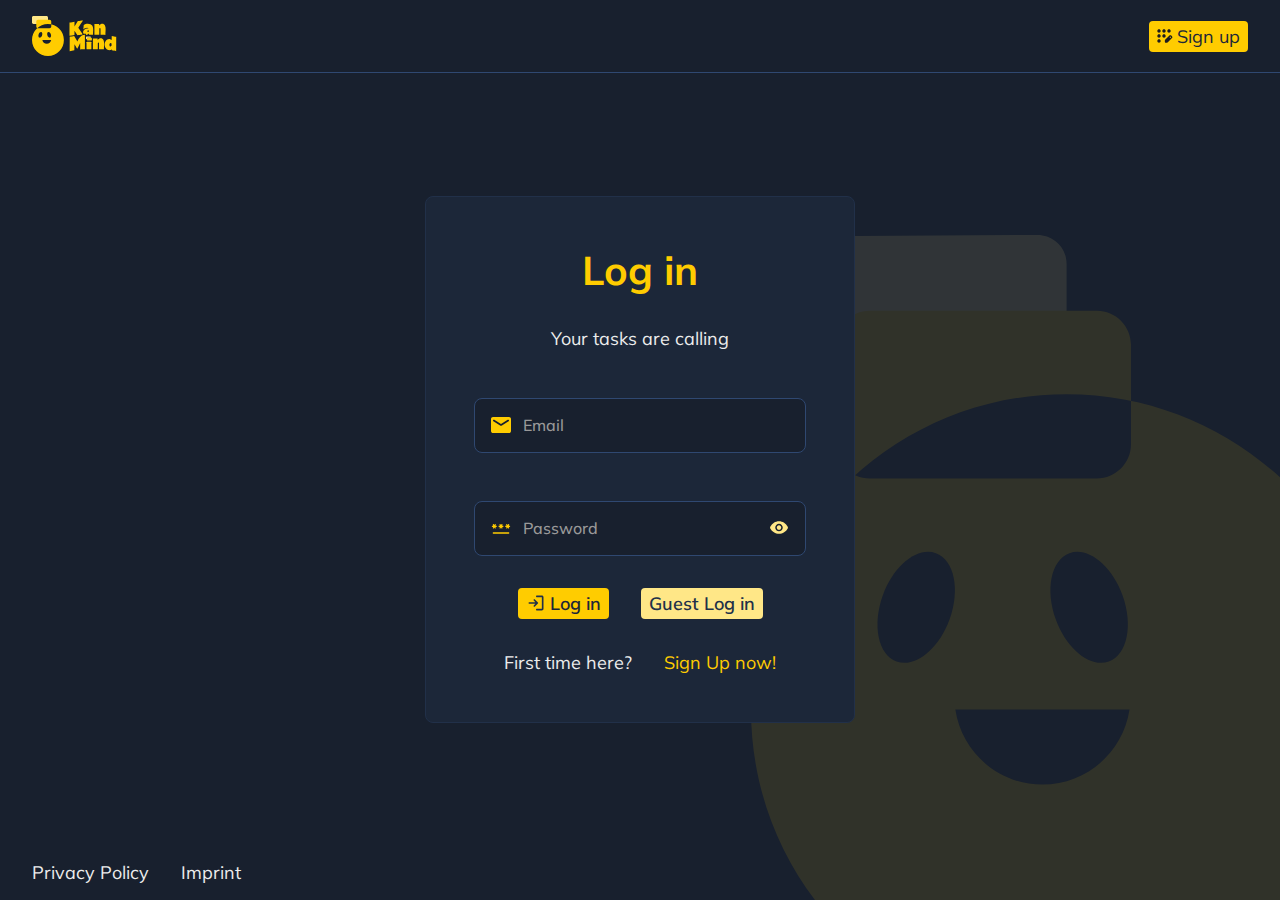
<file: index.html>
<!DOCTYPE html>
<html lang="en">
<head>
    <meta charset="UTF-8">
    <meta name="viewport" content="width=device-width, initial-scale=1.0">

    <title>Redirecting...</title>

    <link rel="icon" href="../../assets/icons/favicon.svg" type="image/svg+xml">

    <link rel="stylesheet" href="../../shared/css/variables.css">
    <link rel="stylesheet" href="../../shared/css/standard.css">
    <link rel="stylesheet" href="../../shared/css/fonts.css">
    <link rel="stylesheet" href="../../shared/css/assets.css">

    <script>
        function init() {
            const isAuthenticated = localStorage.getItem('auth-user-id') !== null;

            if (isAuthenticated) {
                window.location.href = "./pages/dashboard/index.html";
            } else {
                window.location.href = "./pages/auth/login.html";
            }
        };
    </script>
</head>
<body onload="init()" class="d_flex_cc_gl">
    <div class="loading-container w_full d_flex_cc_gl f_d_c">
        <div class="spinner"></div>
        <p class="font_white_color">Redirecting...</p>
    </div>
</body>
</html>
</file>
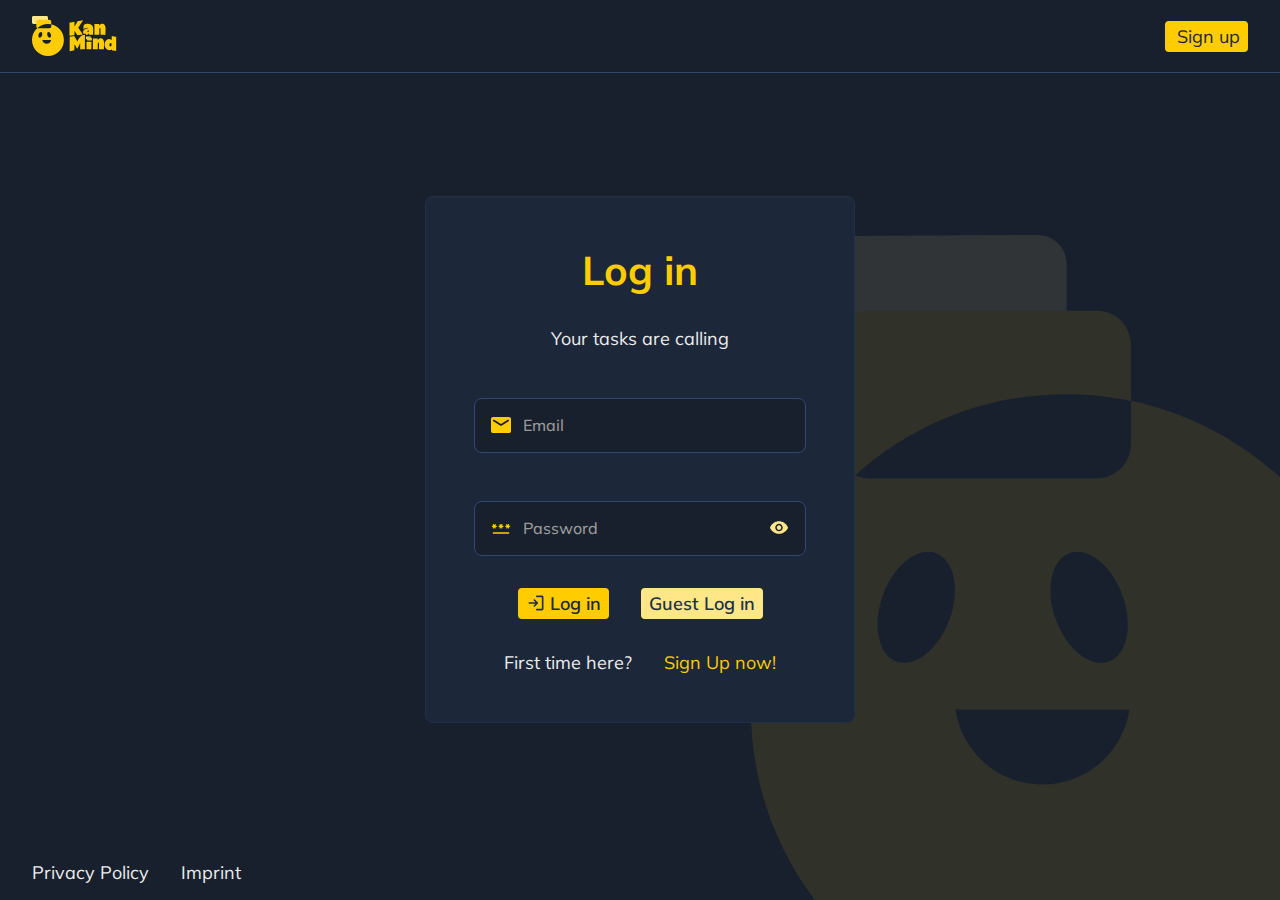
<file: pages/board/index.html>
<!DOCTYPE html>
<html lang="en">

<head>
    <meta charset="UTF-8">
    <meta name="viewport" content="width=device-width, initial-scale=1.0">
    <title>KanMind - Dashboard</title>

    <link rel="stylesheet" href="../../shared/css/variables.css">
    <link rel="stylesheet" href="../../shared/css/standard.css">
    <link rel="stylesheet" href="../../shared/css/fonts.css">
    <link rel="stylesheet" href="../../shared/css/assets.css">
    <link rel="stylesheet" href="../../shared/css/form.css">
    <link rel="stylesheet" href="../../shared/css/header_footer.css">
    <link rel="stylesheet" href="./board.css">

    <link rel="icon" href="../../assets/icons/favicon.svg" type="image/svg+xml">

    <script src="../../shared/js/config.js"></script>
    <script src="../../shared/js/ui_helper.js"></script>
    <script src="../../shared/js/api.js"></script>
    <script src="../../shared/js/header.js"></script>
    <script src="./board_templates.js"></script>
    <script src="./board.js"></script>
    <script src="../../shared/js/board_settings.js"></script>

</head>

<body onload="setHeader(); init()" onclick="closeAllDropdowns(event); resetAllMoveOpen()" onkeydown="setShift(event)"
    onkeyup=" unsetShift(event)">
    <header class="main_header w_full"><img onclick="redirectToDashboard()" src="../../assets/icons/logo_icon.svg" alt="" srcset="">
        <div id="head_content_right" class="d_flex_cc_gm head_content_right"></div>
    </header>
    <main class="w_full d_flex_sc_gl">


        <section class="w_full d_flex_sc_gl f_d_c f_one h_full">
            <div class="w_full d_flex_sc_gs d_sb">
                <nav class="font_sec_color ">
                    <a class="link_secondary" href="../dashboard/index.html">Dashboard</a>
                    /
                    <a class="link_secondary" href="../boards/index.html">Boards</a>
                    /
                    <a class="link_secondary" href="./index.html" id="board_title_link">Title not found</a>
                </nav>
                <button class="std_btn btn_prime d_flex_sc_gs" onclick="openCreateTaskDialog('to-do')">
                    <img src="../../assets/icons/add_black.svg" alt="" srcset="">
                    <p>Add Task</p>
                    </button>
            </div>
            <header class="d_flex_sc_gl w_full d_sb board_header">
                <h1 class="font_white_color"  id="board_title">not title found</h1>

                <div class="d_flex_sc_gs">
                    <ul class="short_profile_list" id="short_profile_list">
                    </ul>
                </div>

                <form class="searchbar">
                    <div class="form_group_w_icon_wo_label w_full">
                        <img src="../../assets/icons/search_yellow.svg" alt="Icon">
                        <input onkeyup="renderAllTasks()" placeholder="Search" type="text" id="searchbar_tasks"
                            required>
                        <label for="searchbar_tasks" class="d_none">Searchbar</label>
                    </div>
                </form>

                <button onclick="openEditBoardDialog()" class="std_btn d_flex_sc_gs board_settings_btn">
                    <img src="../../assets/icons/settings.svg" alt="">
                </button>
            </header>

            <div class="w_full d_flex_sc_gl board_container f_one">
                <section class="board_column card">
                    <header class="card_header_w_btn column_header">
                        <h3 class="font_prime_color">To-do</h3>
                        <button onclick="openCreateTaskDialog('to-do')" class="close_btn d_flex_cc_gs">
                            <img src="../../assets/icons/add_yellow.svg" alt="">
                        </button>
                    </header>
                    <ul class="column_content" id="to-do_column">

                    </ul>
                </section>
                <section class="board_column card">
                    <header class="card_header_w_btn">
                        <h3 class="font_prime_color">In-progress</h3>
                        <button onclick="openCreateTaskDialog('in-progress')" class="close_btn d_flex_cc_gs">
                            <img src="../../assets/icons/add_yellow.svg" alt="">
                        </button>
                    </header>
                    <ul class="column_content" id="in-progress_column">

                    </ul>
                </section>
                <section class="board_column card">
                    <header class="card_header_w_btn">
                        <h3 class="font_prime_color">Review</h3>
                        <button onclick="openCreateTaskDialog('review')" class="close_btn d_flex_cc_gs">
                            <img src="../../assets/icons/add_yellow.svg" alt="">
                        </button>
                    </header>
                    <ul class="column_content" id="review_column">

                    </ul>
                </section>
                <section class="board_column card">
                    <header class="card_header_w_btn">
                        <h3 class="font_prime_color">Done</h3>
                    </header>
                    <ul class="column_content" id="done_column">

                    </ul>
                </section>
            </div>

        </section>


        <section onmousedown="toggleOpenId('dialog_wrapper'); deleteLastingToast(); resetCurrentDialogs()" id="dialog_wrapper" class="dialog_wrapper pad_l" open="false">
            <section id="edit_board_dialog" current_dialog="false" dialog-type="board_settings" class="current_dialog dialog card d_flex_ss_gl f_d_c std_form w_full" onmousedown="stopProp(event)" onclick="stopProp(event)">
                <header class="card_header_w_btn">
                    <h2 class="font_prime_color">Board Settings</h2>
                    <button onclick="toggleOpenId('dialog_wrapper'); deleteLastingToast()" class="close_btn"><img
                            src="../../assets/icons/close_white.svg" alt=""></button>
                </header>
                <article edit="false" class="w_full" id="board_settings_title_group">
                    <form class="">
                        <div error="false" id="board_settings_title_input_group"
                            class="form_group_wo_icon_w_label d_flex_ss_gs f_d_c w_full ">
                            <label class="label_required" for="board_settings_title_input">Title</label>

                            <div class="checkbox_input_group w_full">
                                <input onblur="validateBoardTitle(this)" value="" class="w_full"
                                    placeholder="Rename your board" type="text" id="board_settings_title_input" required>
                                <div class="checkbox_wrapper">
                                    <button type="button" onclick="setNewBoardTitle()"
                                        class="std_btn d_flex_cc_gs confirm_btn">
                                        <img src="../../assets/icons/check_yellow.svg" alt="" srcset="">
                                    </button>
                                    <button type="button" onclick="toggleBoardTitleEdit()"
                                        class="std_btn d_flex_cc_gs confirm_btn">
                                        <img src="../../assets/icons/close_yellow.svg" alt="" srcset="">
                                    </button>
                                </div>
                            </div>
                            
                            <p class="error_label">Title must be between 3 an 64 characters long.</p>
                        </div>
                    </form>
                    <header class="non_edit_content card_header_w_btn">
                        <h3 id="board_settings_title" class="font_white_color">
                            Title
                        </h3>
                        <button type="button" onclick="toggleBoardTitleEdit()" class="close_btn d_flex_cc_gs">
                            <img src="../../assets/icons/edit.svg" alt="" srcset="">
                        </button>
                    </header>
                </article>
                <article class="d_flex_cs_gm f_d_c w_full">
                    <h3 class="font_prime_color">Add members</h3>
                    <p class="font_white_color">Add the email addresses of the members you wish to add to your
                        board</p>
                    <div onclick="stopProp(event)" error="false" id="board_settings_email_input_group"
                        class="form_group_w_icon_wo_label w_full form_group_invite">
                        <input id="board_settings_email_input" type="text" required>
                        <label for="board_settings_email_input">E-Mail</label>
                        <button type="button" onclick="boardSettingsInviteMember()"
                            class="std_btn btn_prime d_flex_cc_gl">Add</button>
                        <p class="error_label" id="email_error_label">Please enter a valid email address.</p>
                    </div>
                </article>

                <div class="divider_yellow "></div>

                <article class="w_full font_white_color d_flex_ss_gl f_d_c">
                    <h3>Added members</h3>
                    <ul id="board_settings_member_list" class="member_list">
                    </ul>
                </article>
                <div class="divider_yellow"></div>

                <article class="font_white_color d_flex_cc_gl ">
                    <div class="font_white_color d_flex_ss_gm f_d_c">
                        <h3>Delete Board</h3>
                        <p>This action is irreversible. Once you delete this board, it cannot be restored.</p>
                    </div>
                    <button onclick="openBoardDeleteToast()" class="std_btn btn_prime d_flex_sc_gs add_btn">
                        <img src="../../assets/icons/delete_dark.svg" alt="">
                        <p>Delete Board</p>
                    </button>
                </article>
            </section>

            <article id="create_edit_task_dialog" current_dialog="false" dialog-type="edit" onmousedown="stopProp(event)" onclick="stopProp(event); closeAllDropdowns(event)" class="dialog current_dialog card d_flex_ss_gl f_d_c std_form w_full">
                <header class="card_header_w_btn">
                    <h2 dialog-type="sub_create" class="font_prime_color">Add Task</h2>
                    <h2 dialog-type="sub_edit" class="font_prime_color">Edit Task</h2>
                    <div class="d_flex_cc_gs">
                        <button dialog-type="sub_edit" onclick="deleteCurrentTask()" class="close_btn d_flex_cc_gs">
                            <img src="../../assets/icons/delete.svg" alt="">
                        </button>
                        <button onclick="abbortCreateEditTask()" class="close_btn d_flex_cc_gs">
                            <img src="../../assets/icons/close_white.svg" alt="">
                        </button>
                    </div>
                </header>
                <select onchange="modifyAddEditTaskStatusDropdown()" id="create_edit_task_dialog_select">
                    <option value="to-do">To-do</option>
                    <option value="in-progress">In progress</option>
                    <option value="review">Review</option>
                    <option value="done">Done</option>
                </select>

                <div error="false" id="create_edit_task_title_input_group"
                    class="form_group_wo_icon_w_label d_flex_ss_gs f_d_c w_full">
                    <label class="label_required" for="create_edit_task_title_input">Title</label>
                    <input onblur="validateCreateEditTaskTitle(this)" value="" class="w_full"
                        placeholder="Name your board" type="text" id="create_edit_task_title_input" required>
                    <p class="error_label">Title must be at least 3 characters long.</p>
                </div>
                <div class="form_group_wo_icon_w_label d_flex_ss_gs f_d_c w_full">
                    <label class="" for="create_edit_task_description">Description</label>
                    <textarea class="w_full" placeholder="Write a description..." type="text"
                        id="create_edit_task_description" required></textarea>
                </div>

                <section class="d_flex_cs_gm w_full dropdown_section">
                    <div class="dropdown w_full">
                        <p class="dropdown_title font_white_color">Assignee</p>
                        <div class="dropdown_toggle" onclick="toggleDropdown(this, event)">
                            <div class="dropdown_choosen_element" id="create_edit_task_assignee_head">
                                <img src="../../assets/icons/face_icon.svg" alt="">
                                <p>unassigned</p>
                            </div>
                            <img src="../../assets/icons/arrow_drop_down.svg" alt="">
                        </div>
                        <ul class="dropdown_menu" id="create_edit_task_assignee">
                        </ul>
                    </div>

                    <div class="dropdown w_full">
                        <p class="dropdown_title font_white_color label_required">Reviewer</p>
                        <div class="dropdown_toggle" onclick="toggleDropdown(this, event)">
                            <div class="dropdown_choosen_element" id="create_edit_task_reviewer_head">
                                <img src="../../assets/icons/face_icon.svg" alt="">
                                <p>unassigned</p>
                            </div>
                            <img src="../../assets/icons/arrow_drop_down.svg" alt="">
                        </div>
                        <ul class="dropdown_menu" id="create_edit_task_reviewer">
                        </ul>
                    </div>

                    <div error="false" id="create_edit_task_date_input_group"
                        class="date_input form_group_wo_icon_w_label d_flex_ss_gs f_d_c">
                        <label class="font_white_color label_required"
                            for="create_edit_task_date_input">Due-date</label>
                        <div class="custom_datepicker w_full">
                            <img  src="../../assets/icons/calendar_month.svg" alt="Calendar Icon">
                            <input onchange="setTaskCreateDate(this)" class="font_white_color" type="date"
                                id="create_edit_task_date_input">
                        </div>
                        <p class="error_label">Due-date must be set.</p>
                    </div>



                    <div class="dropdown d_flex_ss_gs f_d_c w_full">
                        <p class="dropdown_title font_white_color">Priority</p>
                        <div class="dropdown_toggle" onclick="toggleDropdown(this, event)">
                            <div class="dropdown_choosen_element" id="create_edit_task_prio_head">
                                <div class="priority-badge" priority="low"></div>
                                <p>Low</p>
                            </div>
                            <img src="../../assets/icons/arrow_drop_down.svg" alt="">
                        </div>
                        <ul class="dropdown_menu">
                            <li onclick="setTaskCreatePrio('low'); toggleDropdown(this, event)">
                                <div class="priority-badge" priority="low"></div>
                                Low
                            </li>
                            <li onclick="setTaskCreatePrio('medium'); toggleDropdown(this, event)">
                                <div class="priority-badge" priority="medium"></div>
                                Medium
                            </li>
                            <li onclick="setTaskCreatePrio('high'); toggleDropdown(this, event)">
                                <div class="priority-badge" priority="high"></div>
                                High
                            </li>
                        </ul>
                    </div>
                </section>

                <div class="d_flex_cc_gl w_full">
                    <button onclick="abbortCreateEditTask()" class="std_btn btn_third pad_s">
                        Cancel
                    </button>
                    <button dialog-type="sub_create" onclick="submitCreateTask(event)"
                        class="std_btn btn_prime pad_s d_flex_cc_gs">
                        Add
                    </button>
                    <button dialog-type="sub_edit" onclick="submitEditTask()"
                        class="std_btn btn_prime pad_s d_flex_cc_gs">
                        Save
                    </button>
                </div>
            </article>

            <article id="task_detail_dialog" current_dialog="false" class="dialog card d_flex_ss_gl f_d_c std_form w_full" onmousedown="stopProp(event)" onclick="stopProp(event)">
                <header class="card_header_w_btn">
                    <h2 id="detail_task_title" class="font_prime_color">Title not found</h2>
                    <div class="d_flex_cc_gs">
                        <button onclick="openEditTaskDialog()" class="close_btn d_flex_cc_gs">
                            <img src="../../assets/icons/edit.svg" alt="">
                        </button>
                        <button onclick="toggleOpenId('dialog_wrapper'); deleteLastingToast()" class="close_btn d_flex_cc_gs">
                            <img src="../../assets/icons/close_white.svg" alt="">
                        </button>
                    </div>
                </header>
                <select onchange="modifyTaskStatusDropdown()" id="task_detail_dialog_select">
                    <option value="to-do">To-do</option>
                    <option value="in-progress">In progress</option>
                    <option value="review">Review</option>
                    <option value="done">Done</option>
                </select>
                <section class="font_white_color d_flex_ss_gl f_d_c w_full">
                    <div class="info_elem">
                        <strong>Description</strong>
                        <p id="detail_task_description"></p>
                    </div>
                    <div class="date_priority_wrapper">
                        <div class="info_elem">
                            <strong>Due Date:</strong>
                            <time id="detail_task_due_date" datetime="2025-03-01">n/a</time>
                        </div>
                        <div class="info_elem">
                            <strong>Priority</strong>
                            <span id="detail_task_priority" class="d_flex_ss_gm">
                            </span>
                        </div>
                    </div>
                    <div class="info_elem">
                        <strong>Assignee:</strong>
                        <div class="d_flex_sc_gm" id="detail_task_assignee">
                        </div>
                    </div>
                    <div class="info_elem">
                        <strong>Reviewer:</strong>
                        <div class="d_flex_sc_gm" id="detail_task_reviewer">
                        </div>
                    </div>
                </section>

                <div class="divider_yellow"></div>

                <section class="font_white_color d_flex_ss_gl f_d_c w_full">
                    <header class="d_flex_ss_gm">
                        <img src="../../assets/icons/activity_icon.svg" alt="">
                        <h3>Activity</h3>
                    </header>

                    <article class="comment_wrapper comment_wrapper_textarea d_flex_ss_gm w_full">
                        <div id="comment_sender_profile">MT</div>
                        <textarea onkeyup="sendComment(event,this)" id="comment_textarea" class="font_white_color w_full"></textarea>
                        <img onclick="sendCommentDirectly()" src="../../assets/icons/send.svg" alt="" srcset="">
                    </article>

                    <section id="task_comment_list" class="d_flex_ss_gm f_d_c w_full">
                    </section>
                </section>
            </article>
        </section>
    </main>
    <footer class="main_footer  w_full">
        <nav class="d_flex_cs_gl">
            <a href="../privacy/index.html" class="link">Privacy Policy</a>
            <a href="../imprint/index.html" class="link">Imprint</a>
        </nav>
    </footer>
</body>

</html>
</file>
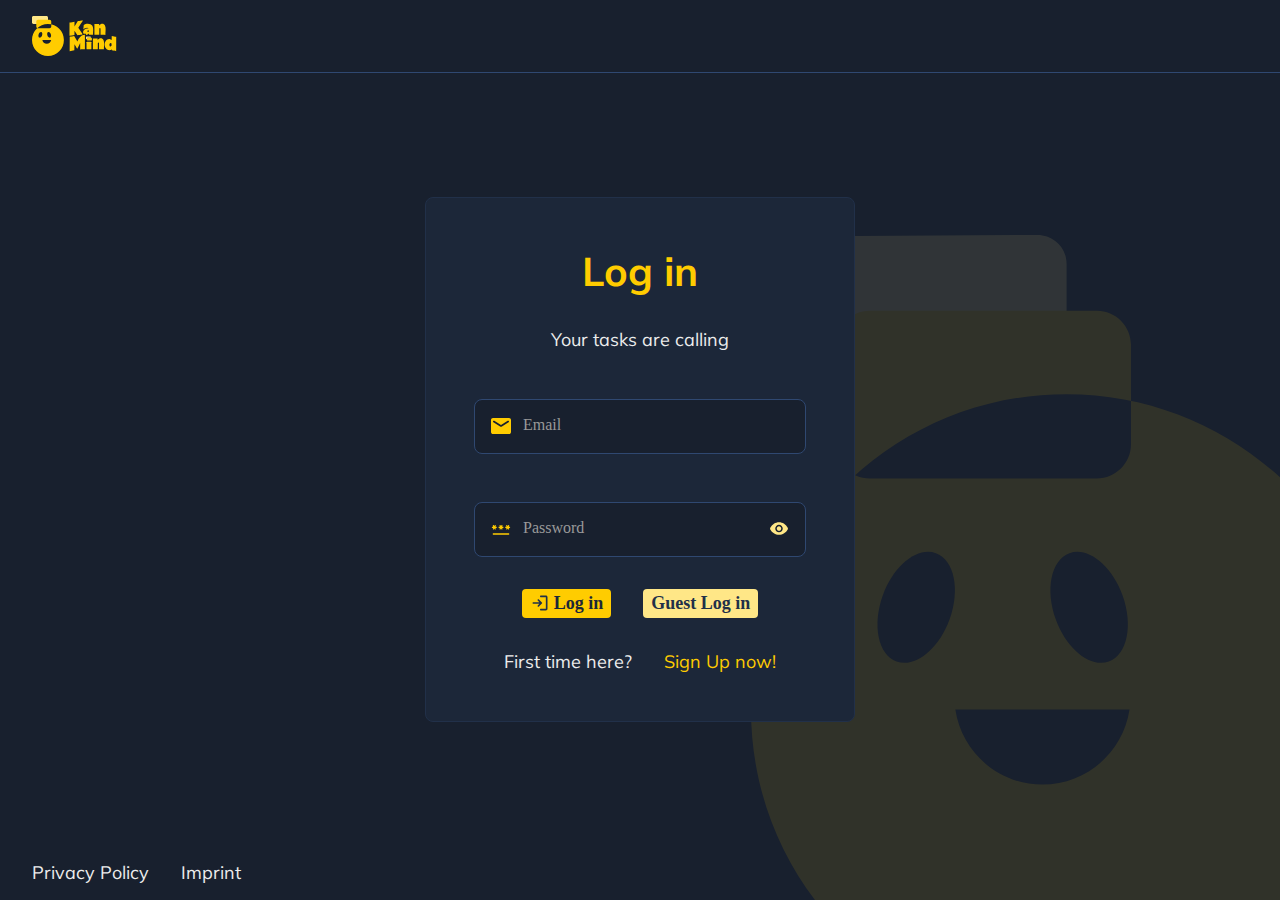
<file: pages/boards/index.html>
<!DOCTYPE html>
<html lang="en">

<head>
    <meta charset="UTF-8">
    <meta name="viewport" content="width=device-width, initial-scale=1.0">
    <title>KanMind - Dashboard</title>

    <link rel="stylesheet" href="../../shared/css/variables.css">
    <link rel="stylesheet" href="../../shared/css/standard.css">
    <link rel="stylesheet" href="../../shared/css/fonts.css">
    <link rel="stylesheet" href="../../shared/css/assets.css">
    <link rel="stylesheet" href="../../shared/css/form.css">
    <link rel="stylesheet" href="../../shared/css/header_footer.css">
    <link rel="stylesheet" href="./boards.css">

    <link rel="icon" href="../../assets/icons/favicon.svg" type="image/svg+xml">

    <script src="../../shared/js/config.js"></script>
    <script src="../../shared/js/ui_helper.js"></script>
    <script src="../../shared/js/api.js"></script>
    <script src="../../shared/js/header.js"></script>
    <script src="./boards.js"></script>
    <script src="../../shared/js/board_settings.js"></script>

</head>

<body onload="setHeader(); getAndRenderBoardList()">
    <header class="main_header w_full"><img onclick="redirectToDashboard()" src="../../assets/icons/logo_icon.svg" alt="" srcset="">
        <div id="head_content_right" class="d_flex_cc_gm head_content_right"></div>
    </header>
    <main class="w_full d_flex_sc_gl">
        <section class="w_full d_flex_cs_gl f_d_c">
            <nav class="font_sec_color">
                <a class="link_secondary" href="../dashboard/">Dashboard</a>
                /
                <a class="link_secondary" href="./index.html">Boards</a>
            </nav>
            <header class="d_flex_sc_gl w_full d_sb">
                <h1 class="font_white_color">Your Boards</h1>
                <form class="searchbar">
                    <div class="form_group_w_icon_wo_label w_full">
                        <img src="../../assets/icons/search_yellow.svg" alt="Icon">
                        <input onkeyup="renderBoardList()" placeholder="Search" type="text" id="board_search" required>
                        <label for="board_search" class="d_none">Full name</label>
                    </div>
                </form>

                <button onclick="openBoardCreateDialog()" class="std_btn btn_prime d_flex_sc_gs add_btn">
                    <img src="../../assets/icons/add_black.svg" alt="">
                    <p>Create board</p>
                </button>
            </header>
            <ul id="board_list" class="arrow_list board_list d_flex_sc_gl f_d_c w_full">
            </ul>
        </section>


        <section onmousedown="toggleOpenId('dialog_wrapper'); deleteLastingToast()" open="false" current-dialog="board_settings" onclick="stopProp(event)"
            id="dialog_wrapper" class="dialog_wrapper pad_l">
            <form onmousedown="stopProp(event)" dialog-type="board_create" onsubmit="boardCreateSubmit(event)"
                class="current_dialog card d_flex_ss_gl f_d_c std_form w_full" action=""
                onclick="stopProp(event); resetMailError()" novalidate>
                <header class="card_header_w_btn">
                    <h2 class="font_prime_color">Add Board</h2>
                    <button onclick="toggleOpenId('dialog_wrapper'); stopProp(event); deleteLastingToast()" class="close_btn"><img
                            src="../../assets/icons/close_white.svg" alt=""></button>
                </header>
                <div error="false" id="board_title_input_group"
                    class="form_group_wo_icon_w_label d_flex_ss_gs f_d_c w_full">
                    <label class="label_required" for="board_title_input">Title</label>
                    <input onblur="validateBoardTitle(this)" value="" class="w_full" placeholder="Name your board"
                        type="text" id="board_title_input" required>
                    <p class="error_label">Title must be between 3 an 64 characters long.</p>
                </div>

                <section class="d_flex_ss_gl f_d_c w_full">
                    <section class="d_flex_cs_gm f_d_c">
                        <h3 class="font_prime_color">Add members</h3>
                        <p class="font_white_color">Add the email addresses of the members you wish to add to your
                            board</p>
                        <div onclick="stopProp(event)" error="false" id="create_board_email_input_group"
                            class="form_group_w_icon_wo_label w_full form_group_invite">
                            <input id="create_board_email_input" type="text" required>
                            <label for="create_board_email_input">E-Mail</label>
                            <button type="button" onclick="boardCreateInviteMember()"
                                class="std_btn btn_prime d_flex_cc_gl">Add</button>
                            <p class="error_label" id="email_error_label">Please enter a valid email address.</p>
                        </div>
                    </section>
                    <div class="divider_yellow"></div>
                    <div class="w_full font_white_color d_flex_ss_gs f_d_c">
                        <h3>Added members</h3>
                        <ul id="create_board_member_list" class="member_list">
                        </ul>
                    </div>
                    <div class="d_flex_cc_gl w_full">
                        <button type="button" onclick="cancelCreateBoard(); stopProp(event)" class="std_btn btn_third pad_s">
                            Cancel
                        </button>
                        <button type="submit" class="std_btn btn_prime pad_s d_flex_cc_gs">
                            Create
                        </button>

                    </div>
                </section>
            </form>
            <section onmousedown="stopProp(event)" dialog-type="board_settings" class="current_dialog card d_flex_ss_gl f_d_c std_form w_full"
                action="" onclick="stopProp(event)">
                <header class="card_header_w_btn">
                    <h2 class="font_prime_color">Board Settings</h2>
                    <button onclick="toggleOpenId('dialog_wrapper'); deleteLastingToast()" class="close_btn"><img
                            src="../../assets/icons/close_white.svg" alt=""></button>
                </header>
                <article edit="false" class="w_full" id="board_settings_title_group">
                    <form class="">
                        <div error="false" id="board_settings_title_input_group"
                            class="form_group_wo_icon_w_label d_flex_ss_gs f_d_c w_full ">
                            <label class="label_required" for="board_settings_title_input">Title</label>

                            <div class="checkbox_input_group w_full">
                                <input onblur="validateBoardTitle(this)" value="" class="w_full"
                                    placeholder="Name your board" type="text" id="board_settings_title_input" required>
                                <div class="checkbox_wrapper">
                                    <button type="button" onclick="setNewBoardTitle()"
                                        class="std_btn d_flex_cc_gs confirm_btn">
                                        <img src="../../assets/icons/check_yellow.svg" alt="" srcset="">
                                    </button>
                                    <button type="button" onclick="toggleBoardTitleEdit()"
                                        class="std_btn d_flex_cc_gs confirm_btn">
                                        <img src="../../assets/icons/close_yellow.svg" alt="" srcset="">
                                    </button>
                                </div>
                            </div>

                            <p class="error_label">Title must be between 3 an 64 characters long.</p>
                        </div>
                    </form>
                    <header class="non_edit_content card_header_w_btn">
                        <h3 id="board_settings_title" class="font_white_color">
                            Title
                        </h3>
                        <button type="button" onclick="toggleBoardTitleEdit()" class="close_btn d_flex_cc_gs">
                            <img src="../../assets/icons/edit.svg" alt="" srcset="">
                        </button>
                    </header>
                </article>
                <article class="d_flex_cs_gm f_d_c w_full">
                    <h3 class="font_prime_color">Add members</h3>
                    <p class="font_white_color">Add the email addresses of the members you wish to add to your
                        board</p>
                    <div onclick="stopProp(event)" error="false" id="board_settings_email_input_group"
                        class="form_group_w_icon_wo_label w_full form_group_invite">
                        <input id="board_settings_email_input" type="text" required>
                        <label for="board_settings_email_input">E-Mail</label>
                        <button type="button" onclick="boardSettingsInviteMember()"
                            class="std_btn btn_prime d_flex_cc_gl">Add</button>
                        <p class="error_label" id="email_error_label">Please enter a valid email address.</p>
                    </div>
                </article>

                <div class="divider_yellow "></div>

                <article class="w_full font_white_color d_flex_ss_gl f_d_c">
                    <h3>Added members</h3>
                    <ul id="board_settings_member_list" class="member_list">
                    </ul>
                </article>
                <div class="divider_yellow"></div>

                <article class="font_white_color d_flex_cc_gl ">
                    <div class="font_white_color d_flex_ss_gm f_d_c">
                        <h3>Delete Board</h3>
                        <p>This action is irreversible. Once you delete this board, it cannot be restored.</p>
                    </div>
                    <button onclick="openBoardDeleteToast()" class="std_btn btn_prime d_flex_sc_gs add_btn">
                        <img src="../../assets/icons/delete_dark.svg" alt="">
                        <p>Delete Board</p>
                    </button>
                </article>
            </section>
        </section>
    </main>
    <footer class="main_footer  w_full">
        <nav class="d_flex_cs_gl">
            <a href="../privacy/index.html" class="link">Privacy Policy</a>
            <a href="../imprint/index.html" class="link">Imprint</a>
        </nav>
    </footer>
</body>

</html>
</file>
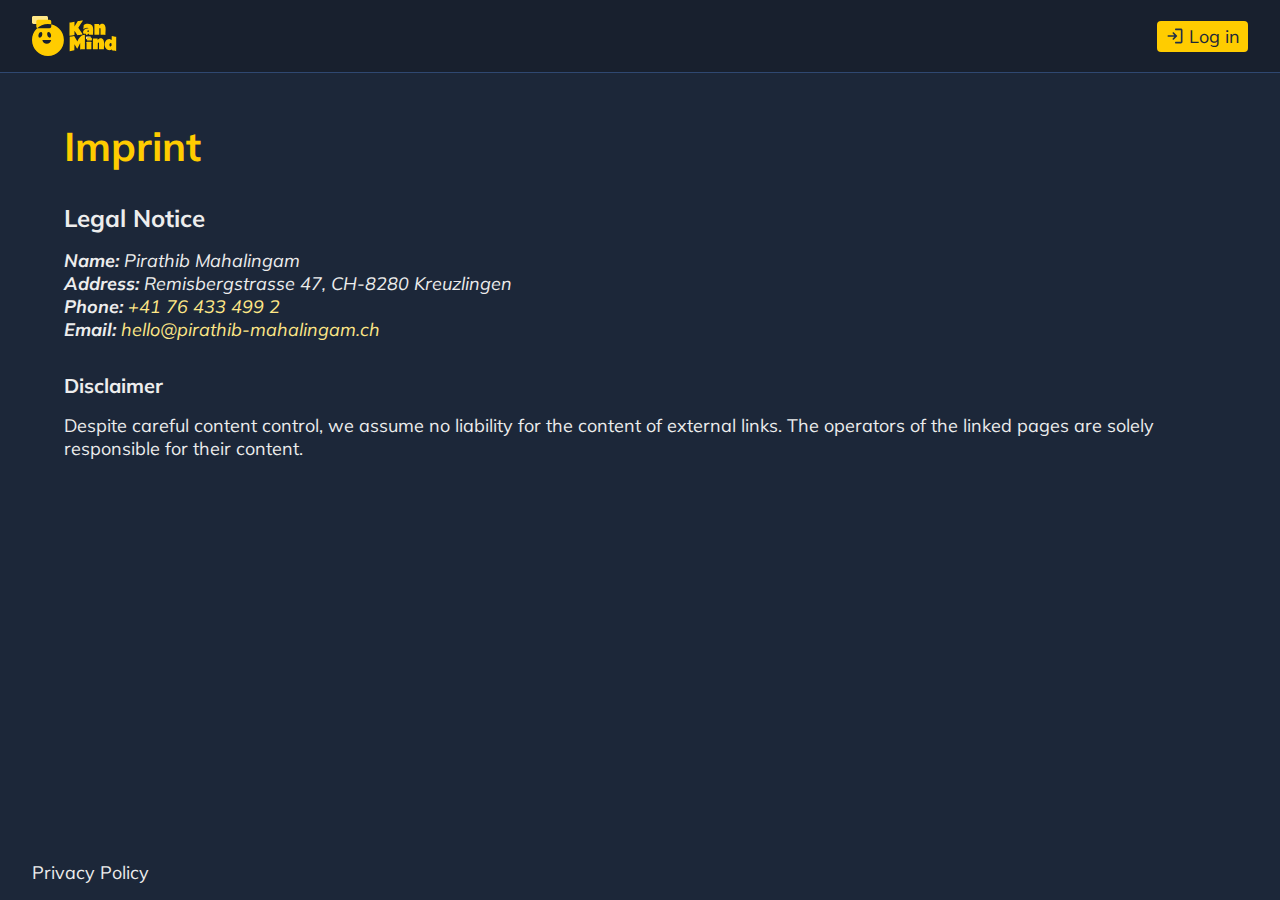
<file: pages/imprint/index.html>
<!DOCTYPE html>
<html lang="en">

<head>
    <meta charset="UTF-8">
    <meta name="viewport" content="width=device-width, initial-scale=1.0">
    <title>KanMind - Dashboard</title>

    <link rel="stylesheet" href="../../shared/css/variables.css">
    <link rel="stylesheet" href="../../shared/css/standard.css">
    <link rel="stylesheet" href="../../shared/css/fonts.css">
    <link rel="stylesheet" href="../../shared/css/assets.css">
    <link rel="stylesheet" href="../../shared/css/header_footer.css">
    
    <script src="../../shared/js/ui_helper.js"></script>
    <script src="../../shared/js/api.js"></script>
    <script src="../../shared/js/header.js"></script>

    <script>
        function checkNav(){
            if(getAuthUserId() == null) document.querySelector("nav").remove();
        };
    </script>
</head>

<body onload="setHeader(); checkNav()">
    <header onclick="redirectToDashboard()" class="main_header w_full">
        <img src="../../assets/icons/logo_icon.svg" alt="" srcset="">
        <div id="head_content_right" class="d_flex_cc_gm head_content_right"></div>
    </header>
    <main class="w_full d_flex_ss_gl font_white_color">

        <nav class="font_sec_color w_full">
            <a class="link_secondary" href="../dashboard/">Dashboard</a>
            /
            <a class="link_secondary" href="./index.html">Imprint</a>
        </nav>

        <h1 class="font_prime_color">Imprint</h1>

        <section class="d_flex_ss_gm f_d_c">
            <h2>Legal Notice</h2>
            
            <address>
                <p><strong>Name:</strong> Pirathib Mahalingam</p>
                <p><strong>Address:</strong> Remisbergstrasse 47, CH-8280 Kreuzlingen</p>
                <p><strong>Phone:</strong> <a class="link_secondary" href="tel:+44123456789">+41 76 433 499 2</a></p>
                <p><strong>Email:</strong> <a class="link_secondary" href="mailto:info@example.com">hello@pirathib-mahalingam.ch</a></p>
            </address>
        </section>

        <section class="d_flex_ss_gm f_d_c">
            <h3>Disclaimer</h3>
            <p>
                Despite careful content control, we assume no liability for the content of external links. 
                The operators of the linked pages are solely responsible for their content.
            </p>
        </section>
    </main>
    <footer class="main_footer  w_full">
        <nav class="d_flex_cs_gl">
            <a href="../privacy/index.html" class="link">Privacy Policy</a>
        </nav>
    </footer>
</body>

</html>
</file>
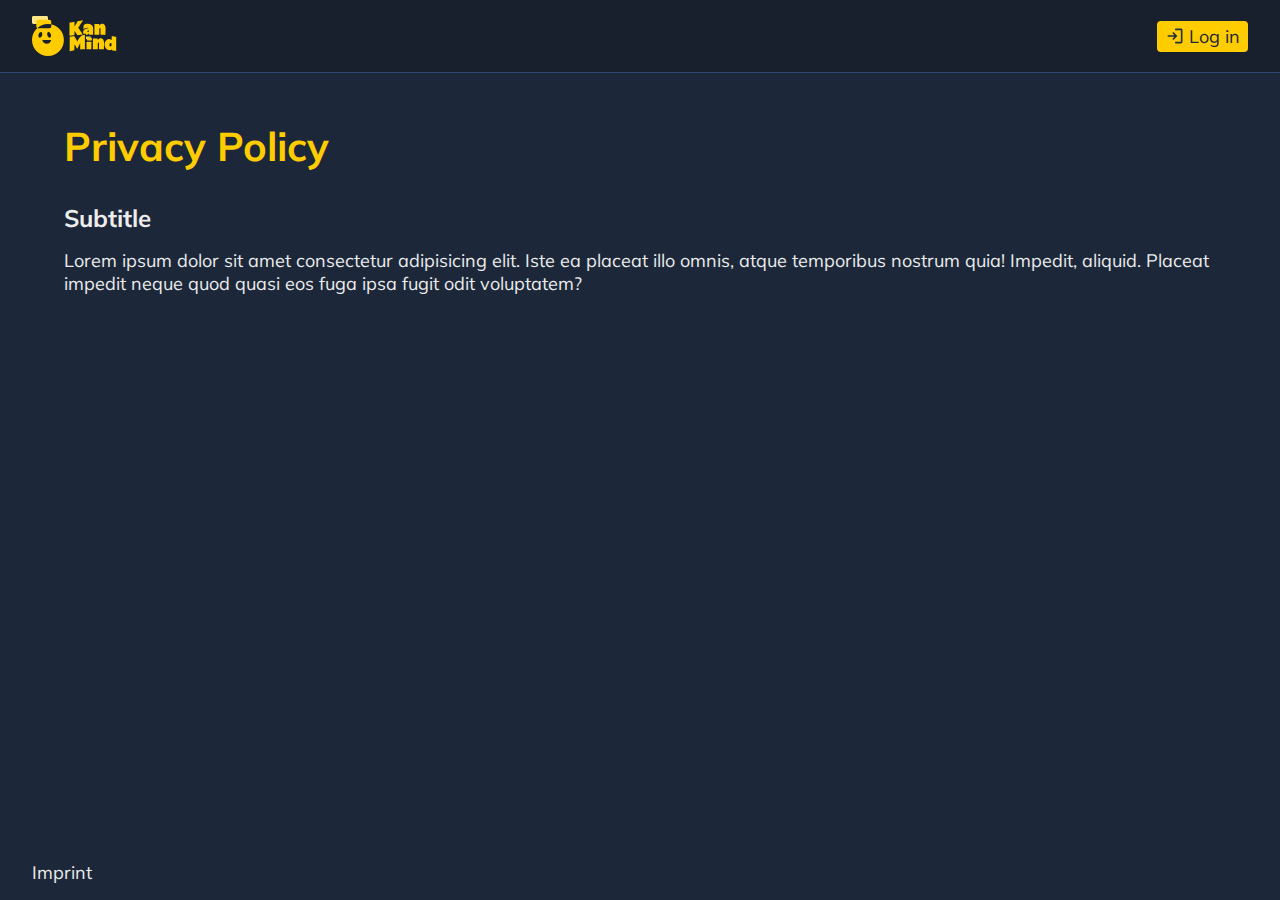
<file: pages/privacy/index.html>
<!DOCTYPE html>
<html lang="en">

<head>
    <meta charset="UTF-8">
    <meta name="viewport" content="width=device-width, initial-scale=1.0">
    <title>KanMind - Dashboard</title>

    <link rel="stylesheet" href="../../shared/css/variables.css">
    <link rel="stylesheet" href="../../shared/css/standard.css">
    <link rel="stylesheet" href="../../shared/css/fonts.css">
    <link rel="stylesheet" href="../../shared/css/assets.css">
    <link rel="stylesheet" href="../../shared/css/header_footer.css">

    <script src="../../shared/js/ui_helper.js"></script>
    <script src="../../shared/js/api.js"></script>
    <script src="../../shared/js/header.js"></script>

    <script>
        function checkNav(){
            if(getAuthUserId() == null) document.querySelector("nav").remove();
        };
    </script>
</head>

<body onload="setHeader();checkNav()">
    <header onclick="redirectToDashboard()" class="main_header w_full">
        <img src="../../assets/icons/logo_icon.svg" alt="" srcset="">
        <div id="head_content_right" class="d_flex_cc_gm head_content_right"></div>
    </header>
    <main class="w_full d_flex_ss_gl font_white_color">

        <nav class="font_sec_color w_full">
            <a class="link_secondary" href="../dashboard/">Dashboard</a>
            /
            <a class="link_secondary" href="./index.html">Privacy Policy</a>
        </nav>

        <h1 class="font_prime_color">Privacy Policy</h1>

        <section class="d_flex_ss_gm f_d_c">
            <h2>Subtitle</h2>
            <p>
                Lorem ipsum dolor sit amet consectetur adipisicing elit. Iste ea placeat illo omnis, atque temporibus nostrum quia! Impedit, aliquid. Placeat impedit neque quod quasi eos fuga ipsa fugit odit voluptatem?
            </p>
        </section>
    </main>
    <footer class="main_footer  w_full">
        <nav class="d_flex_cs_gl">
            <a href="../imprint/index.html" class="link">Imprint</a>
        </nav>
    </footer>
</body>

</html>
</file>
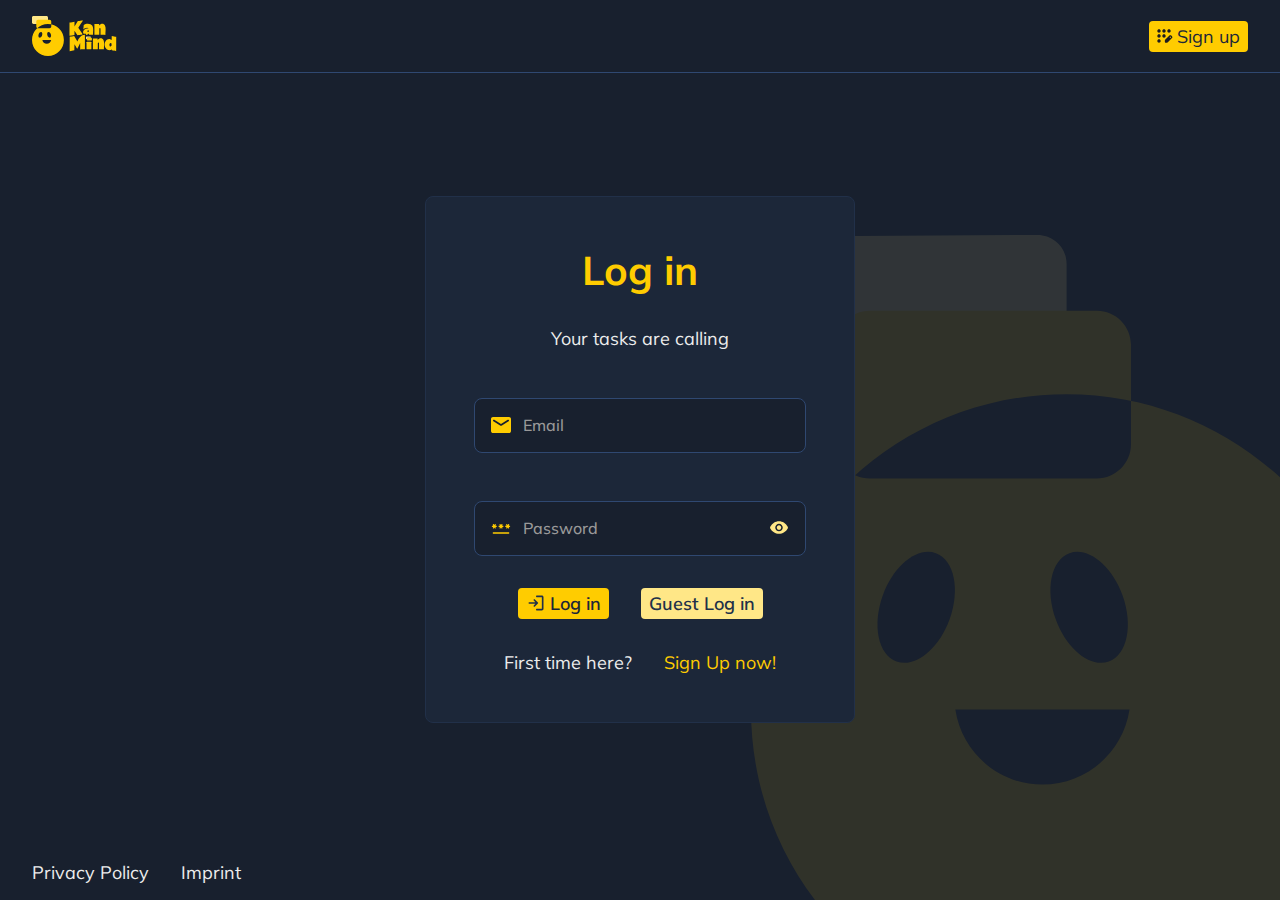
<file: pages/auth/login.html>
<!DOCTYPE html>
<html lang="en">
<head>
    <meta charset="UTF-8">
    <meta name="viewport" content="width=device-width, initial-scale=1.0">
    <title>KanMind - Dashboard</title>

    <link rel="stylesheet" href="../../shared/css/variables.css">
    <link rel="stylesheet" href="../../shared/css/standard.css">
    <link rel="stylesheet" href="../../shared/css/fonts.css">
    <link rel="stylesheet" href="../../shared/css/assets.css">
    <link rel="stylesheet" href="../../shared/css/form.css">
    <link rel="stylesheet" href="../../shared/css/header_footer.css">
    <link rel="stylesheet" href="./auth.css">

    <link rel="icon" href="../../assets/icons/favicon.svg" type="image/svg+xml">

    <script src="../../shared/js/config.js"></script>
    <script src="../../shared/js/auth.js"></script>
    <script src="../../shared/js/ui_helper.js"></script>
    <script src="../../shared/js/api.js"></script>
    <script src="../../shared/js/header.js"></script>
</head>
<body onload="setHeader()">
    <header class="main_header w_full"><img onclick="redirectToDashboard()" src="../../assets/icons/logo_icon.svg" alt="" srcset=""> <div id="head_content_right" class="d_flex_cc_gm head_content_right"></div></header>
    <main class="w_full d_flex_cc_gl">
        <form onsubmit="logInSubmit(event)" class="std_form d_flex_cs_gl f_d_c">
            <h1 class="font_prime_color d_flex_cs_gl w_full">Log in</h1>
            <p class="font_white_color  d_flex_cs_gl w_full">Your tasks are calling</p>
            <div error="false" id="email_group" class="form_group_w_icon_wo_label w_full">
                <img src="../../assets/icons/mail_icon.svg" alt="Icon">
                <input onblur="validateEmail(this)" type="text" id="email" name="email" required autocomplete="email">
                <label for="email">Email</label>
                <p class="error_label">Please enter a valid email address.</p>
            </div>

            <div error="false" id="password_group" class="form_group_w_icon_wo_label w_full">
                <img src="../../assets/icons/password_icon.svg" alt="Icon">
                <input onblur="validateLoginPW(this)" type="password" name="password" id="password" required autocomplete="new-password">
                <label for="password">Password</label>
                <img onclick="togglePassword(this)" class="password_eye" src="../../assets/icons/pw_visibility.svg"
                    alt="" srcset="">
                <p class="error_label">Password is required.</p>
            </div>
            <p id="error_login" error="false" class="login_error">Benutzer oder Passwort falsch</p>

            <div class="d_flex_cc_gl f_d_r_resp_c w_full">
                <button type="submit" class="std_btn btn_prime pad_s d_flex_cc_gs">
                    <img src="../../assets/icons/login_icon.svg" alt="" srcset=""> 
                    Log in
                </button>
                <button type="button" onclick="guestLogin()" class="std_btn btn_third pad_s">
                    Guest Log in
                </button>
            </div>

            <div class="d_flex_cc_gl f_d_r_resp_c w_full">
                <p class="font_white_color">First time here?</p>
                <a href="./register.html" class="link_prime d_flex_cc_gm">
                    Sign Up now!
                </a>
            </div>
        </form>
    </main>
    <footer class="main_footer  w_full">
        <nav class="d_flex_cs_gl">
            <a href="../privacy/index.html" class="link">Privacy Policy</a>
            <a href="../imprint/index.html" class="link">Imprint</a>
        </nav>
    </footer>
</body>
</html>
</file>
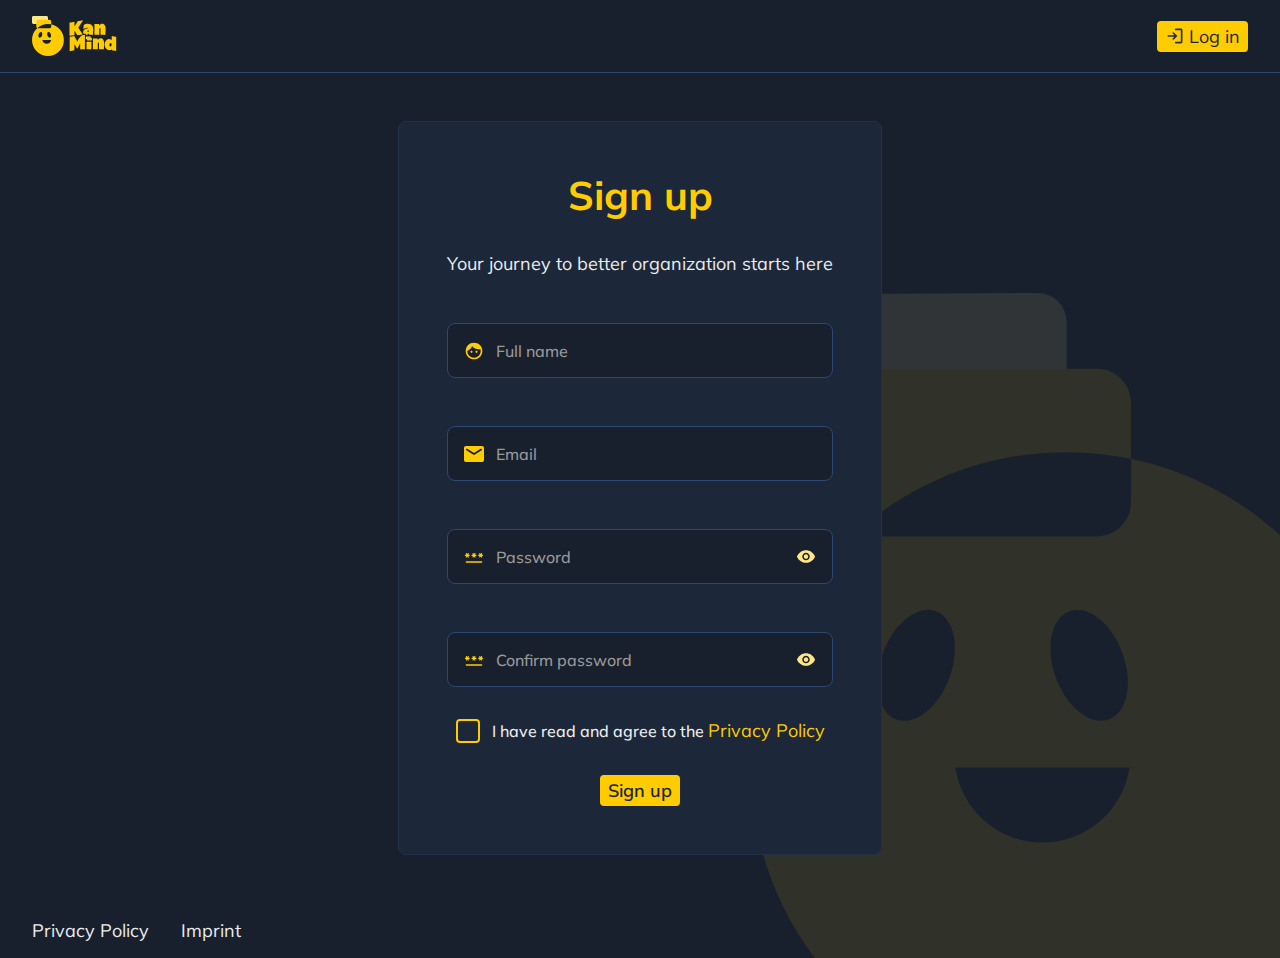
<file: pages/auth/register.html>
<!DOCTYPE html>
<html lang="en">

<head>
    <meta charset="UTF-8">
    <meta name="viewport" content="width=device-width, initial-scale=1.0">
    <title>KanMind - Dashboard</title>

    <link rel="stylesheet" href="../../shared/css/variables.css">
    <link rel="stylesheet" href="../../shared/css/standard.css">
    <link rel="stylesheet" href="../../shared/css/fonts.css">
    <link rel="stylesheet" href="../../shared/css/assets.css">
    <link rel="stylesheet" href="../../shared/css/form.css">
    <link rel="stylesheet" href="../../shared/css/header_footer.css">
    <link rel="stylesheet" href="./auth.css">

    <link rel="icon" href="../../assets/icons/favicon.svg" type="image/svg+xml">

    <script src="../../shared/js/config.js"></script>
    <script src="../../shared/js/ui_helper.js"></script>
    <script src="../../shared/js/api.js"></script>
    <script src="../../shared/js/auth.js"></script>
    <script src="../../shared/js/header.js"></script>
</head>

<body onload="setHeader()">
    <header class="main_header w_full"><img onclick="redirectToDashboard()" src="../../assets/icons/logo_icon.svg" alt="" srcset="">
        <div id="head_content_right" class="d_flex_cc_gm head_content_right"></div>
    </header>
    <main class="w_full d_flex_cc_gl">
        <form onsubmit="signUpSubmit(event)" id="sign_up_form" class="std_form d_flex_cs_gl f_d_c" novalidate>
            <h1 class="font_prime_color d_flex_cs_gl w_full">Sign up</h1>
            <p class="font_white_color  d_flex_cs_gl w_full">Your journey to better organization starts here</p>
            <div error="false" id="fullname_group" class="form_group_w_icon_wo_label w_full">
                <img src="../../assets/icons/face_icon.svg" alt="Icon">
                <input onblur="validateFullname(this)" type="text" id="fullname" required autocomplete="name">
                <label for="fullname">Full name</label>
                <p class="error_label">Enter your full name (e.g., Max Mustermann).</p>
            </div>

            <div error="false" id="email_group" class="form_group_w_icon_wo_label w_full">
                <img src="../../assets/icons/mail_icon.svg" alt="Icon">
                <input onblur="validateRegistrationEmail(this)" type="text" id="email" required autocomplete="email">
                <label for="email">Email</label>
                <p class="error_label">Please enter a valid email address.</p>
            </div>

            <div error="false" id="password_group" class="form_group_w_icon_wo_label w_full">
                <img src="../../assets/icons/password_icon.svg" alt="Icon">
                <input onblur="validatePW(this)" type="password" id="password" required autocomplete="new-password">
                <label for="password">Password</label>
                <img onclick="togglePassword(this)" class="password_eye" src="../../assets/icons/pw_visibility.svg"
                    alt="" srcset="">
                <p class="error_label">Password must be at least 8 characters long.</p>
            </div>
            <div error="false" id="repeated_password_group" class="form_group_w_icon_wo_label w_full">
                <img src="../../assets/icons/password_icon.svg" alt="Icon">
                <input onblur="validateConfirmPW(this)" type="password" id="repeated_password" required autocomplete="new-password">
                <label for="repeated_password">Confirm password</label>
                <img onclick="togglePassword(this)" class="password_eye" src="../../assets/icons/pw_visibility.svg"
                    alt="" srcset="">
                <p class="error_label">Passwords do not match.</p>
            </div>

            <label error="false" id="privacy_policy_checkbox_group" class="form_group_checkbox w_full custom_checkbox d_flex_ss_gs f_d_c">
                <div class="d_flex_cs_gs">
                    <input onchange="validatePrivacyCheckbox(this)" type="checkbox" id="privacy_policy_checkbox" required>
                    <span class="checkbox_icon"></span>
                    <span class="font_white_color">I have read and agree to the
                        <a class="link_prime" href="../">Privacy Policy</a>
                    </span>
                </div>
                <p class="error_label w_full">Please accept the privacy policy</p>
            </label>

            <div class="d_flex_cc_gl f_d_r_resp_c w_full">
                <button type="submit" class="std_btn btn_prime pad_s d_flex_cc_gs">
                    Sign up
                </button>
            </div>


        </form>
    </main>
    <footer class="main_footer  w_full">
        <nav class="d_flex_cs_gl">
            <a href="../privacy/index.html" class="link">Privacy Policy</a>
            <a href="../imprint/index.html" class="link">Imprint</a>
        </nav>
    </footer>
</body>

</html>
</file>
<file: shared/css/variables.css>
:root {
  --bg-color: rgba(28, 39, 57, 1);
  --bg-color-dark: rgba(24, 32, 46, 1);
  --bg-color-light: rgba(33, 48, 73, 1);

  --link-color: rgba(237, 237, 237, 1);
  --link-hover-color: rgba(255, 204, 0, 1);

  --font-prime-color: rgba(255, 204, 0, 1);
  --font_sec_color: rgba(255, 231, 135, 1);
  --font_dark_color: rgba(28, 39, 57, 1);
  --font_white_color: rgba(237, 237, 237, 1);


  --section-max-w: 1440px;

  --btn-rad: 4px;
  --btn-pad: 4px 8px;
  --btn-prime-color: rgba(255, 204, 0, 1);
  --btn-prime-hover-color: rgba(255, 187, 0, 1);
  --btn-prime-active-color: rgba(255, 187, 0, 1);
  --btn-prime-font-color: rgba(28, 39, 57, 1);
  --btn-secondary-border: 1px solid rgba(255, 204, 0, 1);
  --btn-secondary-color: transparent;
  --btn-secondary-hover-color: rgba(255, 231, 135, 1);
  --btn-secondary-active-color: rgba(255, 231, 135, 1);
  --btn-secondary-font-color: rgba(255, 204, 0, 1);
  --btn-third-color: rgba(255, 231, 135, 1);
  --btn-third-hover-color: rgba(255, 231, 135, 1);
  --btn-third-active-color: rgba(255, 231, 135, 1);
  --btn-third-font-color: rgba(33, 48, 73, 1);


  --form-max-w: 800px;
  --form-s-max-w: 500px;
  --form-rad: 8px;
  --form-pad: 48px;
  --form-gap: 24px;
  --form-pad-small: 16px;
  --form-bg-color: rgba(28, 39, 57, 1);
  --form-border: 1px solid rgba(33, 48, 73, 1);
  --form-input-rad: 8px;
  --form-input-pad: 14px 16px;
  --form-input-border: 1px solid rgba(47, 72, 113, 1);
  --form-input-active-border-color: rgba(255, 231, 135, 1);
  --form-input-error-border-color: rgba(255, 0, 4, 1);
  --form-input-bg-color: rgba(24, 32, 46, 1);

  --card-bg-color:rgba(33, 48, 73, 1);
  --card-border: 1px solid rgba(47, 72, 113, 1);
  --card-border-color: rgba(47, 72, 113, 1);
  --card-pad: 16px;
  --card-rad: 8px;

  --prio-color-high: rgba(255, 0, 4, 1);
  --prio-color-medium: rgba(255, 76, 0, 1);
  --prio-color-low: rgba(0, 111, 255, 1);
}

@media screen and (max-width: 769px) {
  :root {
  --form-pad: 32px;
  --form-pad-small: 8px;
  --form-input-pad: 8px 8px;
  }
}
</file>
<file: shared/css/standard.css>
* {
    box-sizing: border-box;
    margin: 0;
}

a {
    text-decoration: none;
}

body {
    min-height: 100vh;
    display: flex;
    flex-direction: column;
    background-color: var(--bg-color);
    align-items: center;
}

::-webkit-scrollbar {
    width: 4px;
}

::-webkit-scrollbar-track {
    background-color: transparent;
    border-radius: 10px;
}

::-webkit-scrollbar-thumb {
    background-color: var(--card-border-color);
    border-radius: 10px;
}

::-webkit-scrollbar-thumb:hover {
    background-color: var(--card-border-color);
}

main {
    flex-grow: 1;
    display: flex;
    flex-direction: column;
    justify-content: flex-start;
    align-items: center;
    padding: 48px 64px;
    max-width: var(--section-max-w);
    z-index: 1;
}


.d_none {
    display: none !important;
}

.pad_s {
    padding: 8px 16px;
}

.pad_m {
    padding: 16px 32px;
}

.pad_l {
    padding: 32px 48px;
}

@media only screen and (min-width: 770px)  and (max-width: 1024px) { 

    main {
        padding: 32px;
    }
}

@media only screen and (min-width: 481px)  and (max-width: 769px) {
    .pad_s {
        padding: 4px 8px;
    }

    .pad_m {
        padding: 8px 16px;
    }

    .pad_l {
        padding: 16px 32px;
    }

    main {
        padding: 16px 32px;
    }
}

@media only screen and (max-width: 480px) {
    .pad_s {
        padding: 4px 8px;
    }

    .pad_m {
        padding: 4px 8px;
    }

    .pad_l {
        padding: 8px 16px;
    }

    main {
        padding: 8px 16px;
    }
}


.pos_rel {
    position: relative;
}

/* positioning in right corner */
.pos_abs_rc {
    position: absolute;
    top: 16px;
    right: 16px;
}


.d_flex_cs_gs,
.d_flex_cc_gs,
.d_flex_cs_gm,
.d_flex_cc_gm,
.d_flex_cs_gl,
.d_flex_cc_gl,
.d_flex_cs_gxl,
.d_flex_cc_gxl {
    display: flex;
    justify-content: center;
}

.d_flex_ss_gs,
.d_flex_sc_gs,
.d_flex_ss_gm,
.d_flex_sc_gm,
.d_flex_ss_gl,
.d_flex_sc_gl,
.d_flex_ss_gxl,
.d_flex_sc_gxl {
    display: flex;
    justify-content: flex-start;
}

.d_flex_cc_gs,
.d_flex_cs_gs,
.d_flex_sc_gs,
.d_flex_ss_gs {
    gap: 4px;
}

.d_flex_cc_gm,
.d_flex_cs_gm,
.d_flex_sc_gm,
.d_flex_ss_gm {
    gap: 16px;
}

.d_flex_cc_gl,
.d_flex_cs_gl,
.d_flex_sc_gl,
.d_flex_ss_gl {
    gap: 32px;
}

.d_flex_cc_gxl,
.d_flex_cs_gxl,
.d_flex_sc_gxl,
.d_flex_ss_gxl {
    gap: 48px;
}

.d_flex_cs_gs,
.d_flex_ss_gs,
.d_flex_cs_gm,
.d_flex_ss_gm,
.d_flex_cs_gl,
.d_flex_ss_gl,
.d_flex_cs_gxl,
.d_flex_ss_gxl {
    align-items: flex-start;
}

.d_flex_cc_gs,
.d_flex_sc_gs,
.d_flex_cc_gm,
.d_flex_sc_gm,
.d_flex_cc_gl,
.d_flex_sc_gl,
.d_flex_cc_gxl,
.d_flex_sc_gxl {
    align-items: center;
}

.d_sb {
    justify-content: space-between !important;
}


.f_d_c {
    flex-direction: column !important;
}

.f_d_r_resp_c {
    flex-direction: row !important;
}

.f_one{
    flex: 1;
}

@media screen and (max-width: 480px) {
    .f_d_r_resp_c {
        flex-direction: column !important;
    }

}

.f_d_r {
    flex-direction: row !important;
}

.c_pointer {
    cursor: pointer;
}

.m_auto {
    margin: auto;
}

.w_full {
    width: 100%;
}

.w_reset{
    width: unset !important;
}

.h_full {
    height: 100%;
}

.text_c {
    text-align: center;
}

.rotate_half{
    transform: rotate(180deg);
}



@media screen and (max-width: 480px) {
    .p_top_s {
        padding-top: 36px;
    }

}
</file>
<file: shared/css/fonts.css>
* {
    font-family: 'Mulish';
}

h1 {
    font-size: 40px;
}

h2,.fs_l {
    font-size: 24px;
}

label,
h3,
.fs_m {
    font-size: 20px;
}

h1,
h2,
h3,
h4,
h5,
p  {
    word-break: break-word;
}

a,
p,
button,
input,
ul,
option,
select,
textarea {
    font-size: 18px;
}


@media screen and (max-width: 769px) {
    h1 {
        font-size: 32px;
    }

    h2 {
        font-size: 24px;
    }

    label,
    h3,
    .page_number  {
        font-size: 18px;
    }

    a,
    p,
    button,
    input,
    ul,
    option,
    select,
    textarea {
        font-size: 16px;
    }
}

/* Font-Weights */

h1,
h2,
h3,
.fs_l  {
    font-weight: 700;
}

a,
p,
button,
textarea,
input {
    font-weight: 400;

}

label {
    font-weight: 500;
}

button {
    font-weight: 600;
}


/* Colors */

.c_black {
    color: black !important;
}

.font_prime_color {
    color: var(--font-prime-color);
}

.font_sec_color {
    color: var(--font_sec_color);
}

.font_white_color {
    color: var(--font_white_color);
}

.font_error_color{
    color: var(--btn-delete-color);
}

/* Weights */

.fontw_bold{
  font-weight: bold !important;
}

/* Alignments */

.ws_nw {
    white-space: nowrap;
}

.text_a_e {
    text-align: end;
}

.text_a_c {
    text-align: center !important;
}


/* mulish-200 - latin */
@font-face {
    font-display: swap; /* Check https://developer.mozilla.org/en-US/docs/Web/CSS/@font-face/font-display for other options. */
    font-family: 'Mulish';
    font-style: normal;
    font-weight: 200;
    src: url('../../assets/fonts/mulish-v13-latin-200.woff2') format('woff2'); /* Chrome 36+, Opera 23+, Firefox 39+, Safari 12+, iOS 10+ */
  }
  /* mulish-200italic - latin */
  @font-face {
    font-display: swap; /* Check https://developer.mozilla.org/en-US/docs/Web/CSS/@font-face/font-display for other options. */
    font-family: 'Mulish';
    font-style: italic;
    font-weight: 200;
    src: url('../../assets/fonts/mulish-v13-latin-200italic.woff2') format('woff2'); /* Chrome 36+, Opera 23+, Firefox 39+, Safari 12+, iOS 10+ */
  }
  /* mulish-300 - latin */
  @font-face {
    font-display: swap; /* Check https://developer.mozilla.org/en-US/docs/Web/CSS/@font-face/font-display for other options. */
    font-family: 'Mulish';
    font-style: normal;
    font-weight: 300;
    src: url('../../assets/fonts/mulish-v13-latin-300.woff2') format('woff2'); /* Chrome 36+, Opera 23+, Firefox 39+, Safari 12+, iOS 10+ */
  }
  /* mulish-300italic - latin */
  @font-face {
    font-display: swap; /* Check https://developer.mozilla.org/en-US/docs/Web/CSS/@font-face/font-display for other options. */
    font-family: 'Mulish';
    font-style: italic;
    font-weight: 300;
    src: url('../../assets/fonts/mulish-v13-latin-300italic.woff2') format('woff2'); /* Chrome 36+, Opera 23+, Firefox 39+, Safari 12+, iOS 10+ */
  }
  /* mulish-regular - latin */
  @font-face {
    font-display: swap; /* Check https://developer.mozilla.org/en-US/docs/Web/CSS/@font-face/font-display for other options. */
    font-family: 'Mulish';
    font-style: normal;
    font-weight: 400;
    src: url('../../assets/fonts/mulish-v13-latin-regular.woff2') format('woff2'); /* Chrome 36+, Opera 23+, Firefox 39+, Safari 12+, iOS 10+ */
  }
  /* mulish-italic - latin */
  @font-face {
    font-display: swap; /* Check https://developer.mozilla.org/en-US/docs/Web/CSS/@font-face/font-display for other options. */
    font-family: 'Mulish';
    font-style: italic;
    font-weight: 400;
    src: url('../../assets/fonts/mulish-v13-latin-italic.woff2') format('woff2'); /* Chrome 36+, Opera 23+, Firefox 39+, Safari 12+, iOS 10+ */
  }
  /* mulish-500 - latin */
  @font-face {
    font-display: swap; /* Check https://developer.mozilla.org/en-US/docs/Web/CSS/@font-face/font-display for other options. */
    font-family: 'Mulish';
    font-style: normal;
    font-weight: 500;
    src: url('../../assets/fonts/mulish-v13-latin-500.woff2') format('woff2'); /* Chrome 36+, Opera 23+, Firefox 39+, Safari 12+, iOS 10+ */
  }
  /* mulish-500italic - latin */
  @font-face {
    font-display: swap; /* Check https://developer.mozilla.org/en-US/docs/Web/CSS/@font-face/font-display for other options. */
    font-family: 'Mulish';
    font-style: italic;
    font-weight: 500;
    src: url('../../assets/fonts/mulish-v13-latin-500italic.woff2') format('woff2'); /* Chrome 36+, Opera 23+, Firefox 39+, Safari 12+, iOS 10+ */
  }
  /* mulish-600 - latin */
  @font-face {
    font-display: swap; /* Check https://developer.mozilla.org/en-US/docs/Web/CSS/@font-face/font-display for other options. */
    font-family: 'Mulish';
    font-style: normal;
    font-weight: 600;
    src: url('../../assets/fonts/mulish-v13-latin-600.woff2') format('woff2'); /* Chrome 36+, Opera 23+, Firefox 39+, Safari 12+, iOS 10+ */
  }
  /* mulish-600italic - latin */
  @font-face {
    font-display: swap; /* Check https://developer.mozilla.org/en-US/docs/Web/CSS/@font-face/font-display for other options. */
    font-family: 'Mulish';
    font-style: italic;
    font-weight: 600;
    src: url('../../assets/fonts/mulish-v13-latin-600italic.woff2') format('woff2'); /* Chrome 36+, Opera 23+, Firefox 39+, Safari 12+, iOS 10+ */
  }
  /* mulish-700 - latin */
  @font-face {
    font-display: swap; /* Check https://developer.mozilla.org/en-US/docs/Web/CSS/@font-face/font-display for other options. */
    font-family: 'Mulish';
    font-style: normal;
    font-weight: 700;
    src: url('../../assets/fonts/mulish-v13-latin-700.woff2') format('woff2'); /* Chrome 36+, Opera 23+, Firefox 39+, Safari 12+, iOS 10+ */
  }
  /* mulish-700italic - latin */
  @font-face {
    font-display: swap; /* Check https://developer.mozilla.org/en-US/docs/Web/CSS/@font-face/font-display for other options. */
    font-family: 'Mulish';
    font-style: italic;
    font-weight: 700;
    src: url('../../assets/fonts/mulish-v13-latin-700italic.woff2') format('woff2'); /* Chrome 36+, Opera 23+, Firefox 39+, Safari 12+, iOS 10+ */
  }
  /* mulish-800 - latin */
  @font-face {
    font-display: swap; /* Check https://developer.mozilla.org/en-US/docs/Web/CSS/@font-face/font-display for other options. */
    font-family: 'Mulish';
    font-style: normal;
    font-weight: 800;
    src: url('../../assets/fonts/mulish-v13-latin-800.woff2') format('woff2'); /* Chrome 36+, Opera 23+, Firefox 39+, Safari 12+, iOS 10+ */
  }
  /* mulish-800italic - latin */
  @font-face {
    font-display: swap; /* Check https://developer.mozilla.org/en-US/docs/Web/CSS/@font-face/font-display for other options. */
    font-family: 'Mulish';
    font-style: italic;
    font-weight: 800;
    src: url('../../assets/fonts/mulish-v13-latin-800italic.woff2') format('woff2'); /* Chrome 36+, Opera 23+, Firefox 39+, Safari 12+, iOS 10+ */
  }
  /* mulish-900 - latin */
  @font-face {
    font-display: swap; /* Check https://developer.mozilla.org/en-US/docs/Web/CSS/@font-face/font-display for other options. */
    font-family: 'Mulish';
    font-style: normal;
    font-weight: 900;
    src: url('../../assets/fonts/mulish-v13-latin-900.woff2') format('woff2'); /* Chrome 36+, Opera 23+, Firefox 39+, Safari 12+, iOS 10+ */
  }
  /* mulish-900italic - latin */
  @font-face {
    font-display: swap; /* Check https://developer.mozilla.org/en-US/docs/Web/CSS/@font-face/font-display for other options. */
    font-family: 'Mulish';
    font-style: italic;
    font-weight: 900;
    src: url('../../assets/fonts/mulish-v13-latin-900italic.woff2') format('woff2'); /* Chrome 36+, Opera 23+, Firefox 39+, Safari 12+, iOS 10+ */
  }
</file>
<file: shared/css/assets.css>
/* Buttons */



.std_btn {
    cursor: pointer;
    border: none;
    border-radius: var(--btn-rad);
    padding: var(--btn-pad);
    white-space: nowrap;
}

.std_btn_disabled {
    cursor: default !important;
    background-color: rgb(121, 121, 121) !important;
}

.btn_prime {
    background-color: var(--btn-prime-color);
    transition: all 0.3s ease;
    color: var(--btn-prime-font-color);
}

.btn_prime:hover {
    background-color: var(--btn-prime-hover-color);
}

.btn_prime:active {
    background-color: var(--btn-prime-active-color);
}



.btn_secondary {
    border: var(--btn-secondary-border);
    background-color: var(--btn-secondary-color);
    transition: all 0.3s ease;
    color: var(--btn-secondary-font-color);
}

.btn_secondary:hover {
    background-color: var(--btn-secondary-hover-color);
    color: var(--btn-prime-font-color);
}

.btn_secondary:active {
    background-color: var(--btn-secondary-active-color);
}


.btn_third {
    border: var(--btn-third-border);
    background-color: var(--btn-third-color);
    transition: all 0.3s ease;
    color: var(--btn-third-font-color);
}

.btn_third:hover {
    background-color: var(--btn-third-hover-color);
    color: var(--btn-prime-font-color);
}

.btn_third:active {
    background-color: var(--btn-third-active-color);
}

.close_btn {
    background-color: transparent;
    border: 2px solid transparent;
    border-radius: 8px;
}

.close_btn:hover {
    cursor: pointer;
}



.card {
    background-color: var(--card-bg-color);
    border: var(--card-border);
    padding: var(--card-pad);
    border-radius: var(--card-rad);
}

.card_title {
    width: 100%;
    text-align: start;
    color: var(--font_white_color);
}

.card_header_w_btn>.card_title {
    width: unset;
}

.card_header_w_btn {
    width: 100%;
    display: flex;
    justify-content: space-between;
    flex-wrap: wrap;
    gap: 16px;
}

.responsive-table {
    width: 100%;
}

.responsive-table th,
.responsive-table td {
    padding: var(--card-pad);
    color: var(--font_white_color);
    text-align: left;
    /* display: inline-flex; */
    gap: 4px;
}

.responsive-table td.title {
    font-weight: bold !important;
    text-align: left;
}


@media (max-width: 1024px) {

    .responsive-table th,
    .responsive-table td {
        display: flex;
        align-items: center;
        justify-content: flex-start;

    }

    .responsive-table thead {
        display: none;
    }

    .responsive-table tbody tr {
        display: flex;
        flex-wrap: wrap;
        padding: var(--btn-pad);
        margin-bottom: 16px;
    }

    .responsive-table td.title {
        width: 100%;
        padding: var(--btn-pad);
        font-weight: bold !important;
    }

    .responsive-table td:not(.title) {
        /* flex: 1; */
        text-align: left;
        padding: var(--btn-pad);
    }
}


.profile_circle {
    aspect-ratio: 1 / 1;
    height: 32px;
    width: 32px;
    border: 1px solid var(--font_sec_color);
    border-radius: 100%;
    font-size: 12px;
    font-weight: bold;
    display: flex;
    align-items: center;
    justify-content: center;
}

.color_A,
.color_B,
.color_C,
.color_D,
.color_E,
.color_F,
.color_G {
    background-color: var(--font-prime-color);
    color: var(--font_dark_color);
}

.color_H,
.color_I,
.color_J,
.color_K,
.color_L,
.color_M,
.color_N {
    background-color: rgba(136, 0, 255, 1);
    color: var(--font_dark_color);
}

.color_O,
.color_P,
.color_Q,
.color_R,
.color_S,
.color_T,
.color_U {
    background-color: rgba(0, 111, 255, 1);
    color: white;
}

.color_V,
.color_W,
.color_X,
.color_Y,
.color_Z {
    background-color: rgba(22, 193, 255, 1);
    color: var(--font_dark_color);
}

.link {
    color: var(--link-color);
}

.link:hover {
    color: var(--link-hover-color);
}

.link_prime {
    color: var(--link-hover-color);
}

.link_prime:hover {
    text-decoration: underline;
}

.link_secondary {
    color: var(--font_sec_color);
}

.link_secondary:hover {
    text-decoration: underline;
}


.priority-badge {
    width: 24px;
    height: 24px;
    border-radius: 50%;
    display: flex;
    align-items: center;
    justify-content: center;
    position: relative;
}

.priority-badge::before {
    content: "";
    position: absolute;
    width: 100%;
    height: 100%;
    background-repeat: no-repeat;
    background-size: 50%;
    background-position: center;
}


.priority-badge[priority="low"] {
    background-color: var(--prio-color-low);
}

.priority-badge[priority="low"]::before {
    background-image: url("../../assets/icons/low_prio.svg");
}

.priority-badge[priority="medium"] {
    background-color: var(--prio-color-medium);
}

.priority-badge[priority="medium"]::before {
    background-image: url("../../assets/icons/medium_prio.svg");
}

.priority-badge[priority="high"] {
    background-color: var(--prio-color-high);
}

.priority-badge[priority="high"]::before {
    background-image: url("../../assets/icons/high_prio.svg");
}








.switch {
    width: 180px;
    height: 32px;
    background: var(--btn-secondary-color);
    border-radius: calc(var(--btn-rad) * 2);
    position: relative;
    overflow: hidden;
    cursor: pointer;
    border: var(--btn-secondary-border);
}

.switch::after,
.switch::before {
    position: absolute;
    width: 50%;
    text-align: center;
    color: var(--font-prime-color);
    font-size: 14px;
    top: 50%;
    transform: translateY(-50%);
}

.switch::before {
    content: "Assigned";
    left: 0%;
}

.switch::after {
    content: "To Review";
    right: 0%;
}

.switch-button {
    width: 50%;
    height: 100%;
    background: var(--btn-prime-color);
    border-radius: var(--btn-rad);
    position: absolute;
    top: 0;
    left: 0;
    transition: left 0.3s ease-in-out;
    overflow: hidden;
}


.switch-button::after,
.switch-button::before {
    position: absolute;
    width: 200%;
    text-align: center;
    color: var(--btn-prime-font-color);
    font-size: 14px;
    top: 50%;
    transform: translateY(-50%);
    transition: all 0.3s ease-in-out;
}

.switch-button::before {
    content: "To Review";
    left: 50%;
    z-index: 1;
}

.switch-button::after {
    content: "Assigned";
    right: -50%;
}

/* Zustand: AN */
.switch.active .switch-button {
    left: 50%;
}

.switch.active .switch-button::before {
    left: -50%;
    transition: all 0.3s ease-in-out;
}

.switch.active .switch-button::after {
    right: 50%;
    transition: all 0.3s ease-in-out;
}


.member_list {
    list-style: none;
    padding-left: 8px;
    width: 100%;
    display: flex;
    gap: 8px;
    flex-direction: column;
}

.member_list>li {
    width: 100%;
    display: flex;
    justify-content: space-between;
}

.arrow_list {
    list-style: none;
    padding-left: 16px;
}

.arrow_list li {
    position: relative;
    padding-left: 25px;
}

.arrow_list li::before {
    content: "";
    position: absolute;
    left: 0;
    top: 50%;
    transform: translateY(-50%);
    width: 16px;
    height: 16px;
    background: url('../../assets/icons/arrow_forward.svg') no-repeat center;
    background-size: contain;
}




.dialog_wrapper {
    position: fixed;
    top: 0;
    left: 0;
    width: 100%;
    height: 100vh;
    justify-content: center;
    z-index: 1000;
    transition: background-color 0.25s ease;
    overflow-y: auto;
    overflow-x: hidden;
}

.dialog_wrapper[open="true"] {
    display: flex;
    animation: fadeIn 0.25s ease forwards;
    background-color: rgba(0, 0, 0, 0.3);
}

.dialog_wrapper[open="false"] {
    display: none;
    background-color: rgba(0, 0, 0, 0);
}

@keyframes fadeIn {
    0% {
        opacity: 0;
    }

    100% {
        opacity: 1;
    }
}

.dialog {
    display: none;
    box-shadow: 0px 0px 16px 0px #0000003d;
    margin: auto;
}


.dialog_wrapper[open="true"] .dialog[current_dialog="true"] {
    animation: slideIn 0.25s ease forwards;
    display: flex;
}

.dialog_wrapper[open="false"] .dialog[current_dialog="true"] {
    display: none;
}

@keyframes slideIn {
    0% {
        transform: translateX(200px);
    }

    100% {
        transform: translateX(0);
    }
}




.spinner {
    width: 150px;
    height: 150px;
    border: 5px solid var(--btn-prime-font-color);
    border-top-color: var(--btn-prime-color);
    border-radius: 50%;
    animation: spin 1s linear infinite;
}

@keyframes spin {
    0% {
        transform: rotate(0deg);
    }

    100% {
        transform: rotate(360deg);
    }
}








[edit="false"]>form {
    display: none !important;
}

[edit="true"]>.non_edit_content {
    display: none !important;
}

.checkbox_input_group {
    position: relative;
}

.checkbox_input_group .checkbox_wrapper {
    position: absolute;
    right: 0;
    top: 0;
    bottom: 0;
    padding: 12px;
    display: flex;
    align-items: center;
    justify-content: center;
    gap: 12px;
}

.confirm_btn {
    height: 100%;
    aspect-ratio: 1/1;
    padding: 4px;
    background-color: var(--bg-color-light);
}

@media screen and (max-width: 768px) {
    .confirm_btn {
        padding: 2px;
    }

    .checkbox_input_group .checkbox_wrapper {
        padding: 6px 8px;
        gap: 8px;
    }
}





.toast_msg {
    position: fixed;
    bottom: calc(var(--form-pad) / 2);
    left: var(--form-pad);
    min-height: 80px;
    box-shadow: 0px 0px 16px 0px #0000003d;
    min-width: 300px;

    max-width: 450px;
    border-radius: 8px;
    overflow: hidden;
    transform: translateX(-100%);
    animation: slideInFromLeft 0.25s ease-out forwards;
    z-index: 11;
}


@keyframes slideInFromLeft {
    0% {
        opacity: 0;
        transform: translateX(-100%);
    }

    100% {
        opacity: 1;
        transform: translateX(0);
    }
}

.toast_msg_left {
    width: 24px;
    align-self: stretch;
    border-radius: 4px;
}

@media screen and (max-width: 500px) {
    .toast_msg_left {
        width: 16px;
    }

    .toast_msg {
        min-width: 0px;
        margin-right: 16px;
    }
}

.toast_msg[error="true"] .toast_msg_left {
    background: rgba(255, 0, 0, 1);
}

.toast_msg[error="false"] .toast_msg_left {
    background: rgba(0, 207, 124, 1);
}

.toast_msg {
    background: #FFF4F5;
}

.toast_msg[hint="true"] {
    background: #ffc107;
}

.toast_msg[error="true"] img[error="false"] {
    display: none;
}

.toast_msg[error="false"] img[error="true"] {
    display: none;
}

.toast_msg[error="true"] h3[error="false"] {
    display: none;
}

.toast_msg[error="false"] h3[error="true"] {
    display: none;
}

.toast_msg_right {
    position: relative;
    flex: 1;
    padding: 8px 0;
    display: flex;
    gap: 8px;
    flex-direction: column;
}

@media screen and (max-width: 480px) {
    .toast_msg_right article{
        flex-direction: column !important;
    }
}

.toast_msg_right ul {
    flex: 1;
    padding: 0px;
    list-style-type: none;
}

.toast_msg_hint {
    position: relative;
    flex: 1;
    padding: var(--btn-pad);
    display: flex;
    gap: 8px;
    flex-direction: column;
    background-color: whitesmoke;
    ;
}

.toast_cancel {
    background-color: var(--bg-color-light);
    align-self: stretch;
}
</file>
<file: shared/css/form.css>
.std_form {
    border-radius: var(--form-rad);
    border: var(--form-border);
    background-color: var(--form-bg-color);
    padding: var(--form-pad);
    max-width: var(--form-max-w);    
    height: fit-content;
    margin: auto;
}

.std_form_small {
    border-radius: var(--form-rad);
    border: var(--form-border);
    background-color: var(--form-bg-color);
    padding: var(--form-pad);
    width: var(--form-s-max-w);
}

.form_group_w_icon_wo_label,
.form_group_wo_icon_w_label input,
.form_group_wo_icon_w_label textarea {
    border-radius: var(--form-input-rad);
    border: var(--form-input-border);
    background-color: var(--form-input-bg-color);
    padding: var(--form-input-pad);
    display: flex;
    gap: var(--form-input-pad);
    align-items: center;
    color: var(--font_white_color);

}

textarea {
    height: 200px;
    resize: none;
}

.form_group_w_icon_wo_label>img,
.password_eye {
    width: 20px;
    height: 20px;
}

.form_group_w_icon_wo_label {
    position: relative;
    margin-top: 16px;
}

.password_eye {
    cursor: pointer;
}

.form_group_w_icon_wo_label input {
    border: none;
    outline: none;
    width: 100%;
    background-color: var(--form-input-bg-color);
    color: var(--font_white_color);
}

.error_label{
    color: var(--form-input-error-border-color);
    font-size: 14px !important;
    display: none;
}

.form_group_w_icon_wo_label .error_label{
    position: absolute;
    font-size: 14px;
    bottom: 0;
    transform: translate(32px, 100%);
    width: calc(100% - 36px);
}

.form_group_checkbox[error="true"] .error_label,
.form_group_w_icon_wo_label[error="true"] .error_label{
    display: block;
}

.form_group_wo_icon_w_label  .error_label{
    color: transparent;
    display: block;
}

.form_group_w_icon_wo_label[error="true"],
.form_group_wo_icon_w_label[error="true"] > input{
    border-color: var(--form-input-error-border-color);
}



.form_group_wo_icon_w_label[error="true"] .error_label{
    color: var(--form-input-error-border-color);
}

@media screen and (max-width: 500px) {
    .form_group_w_icon_wo_label[error="true"]{
        margin-bottom: 16px;
        font-size: 14px;
    }
}

.form_group_checkbox > .error_label{
    padding-left: 36px;
}

.form_group_wo_icon_w_label>label {
    height: 20px;
    color: var(--font_white_color);
    font-size: 14px;
}



.label_required::after {
    content: " *";
    color: var(--form-input-error-border-color);
}


.form_group_w_icon_wo_label label {
    position: absolute;
    height: 20px;
    left: calc(20px + 14px + 14px);
    top: 50%;
    transform: translateY(-50%);
    font-size: 16px;
    color: #999;
    transition: 0.3s ease-in-out;
    pointer-events: none;
}

.form_group_invite label {
    left: 20px;
}

.form_group_w_icon_wo_label input:focus+label,
.form_group_w_icon_wo_label input:valid+label {
    top: -16px;
    left: 0px;
    color: var(--font_white_color);
}




.custom_checkbox input {
    display: none;
}

.custom_checkbox {
    display: flex;
    align-items: center;
    cursor: pointer;
    font-size: 16px;
}

.custom_checkbox .checkbox_icon {
    width: 24px;
    height: 24px;
    border: 2px solid var(--btn-prime-color);
    border-radius: 4px;
    display: flex;
    align-items: center;
    justify-content: center;
    margin-right: 8px;
}

.custom_checkbox .checkbox_icon::after {
    content: "";
    width: inherit;
    height: inherit;
    display: none;
    background-image: url("../../assets/icons/check_box_checked.svg");
    background-size: contain;
    background-repeat: no-repeat;
    background-position: center;
}

.custom_checkbox input:checked+.checkbox_icon {
    border: none;
}

.custom_checkbox input:checked+.checkbox_icon::after {
    display: block;
}





.dropdown {
    position: relative;
    display: inline-block;
    min-width: 160px;
}

.dropdown_title {
    height: 20px;
    color: var(--font_white_color);
    font-size: 12px;
    margin-bottom: 4px;
}

.dropdown_toggle {
    cursor: pointer;
    border-radius: var(--form-input-rad);
    border: var(--form-input-border);
    background-color: var(--form-input-bg-color);
    padding: var(--form-input-pad);
    display: flex;
    gap: var(--form-input-pad);
    align-items: center;
    color: var(--font_white_color);
    justify-content: space-between;
    max-height: 52px;
}

.dropdown_toggle>img {
    width: 12px;
    height: 12px;
    transition: transform 0.2s ease;
}

.dropdown_choosen_element {
    display: flex;
    flex-direction: row;
    gap: 8px;
    width: calc(100% - 32px);
}



.dropdown.open .dropdown_toggle>img {
    transform: rotate(180deg);
    transition: transform 0.2s ease;
}



.dropdown_menu {
    position: absolute;
    z-index: 3;
    top: 100%;
    left: 0;
    list-style: none;
    margin: 0;

    border-radius: var(--form-input-rad);
    border: var(--form-input-border);
    background-color: var(--form-input-bg-color);
    padding: var(--form-input-pad);
    display: flex;
    gap: 8px;
    align-items: flex-start;
    color: var(--font_white_color);
    flex-direction: column;

    max-height: 200px;
    overflow-y: auto;

    opacity: 0;
    transform: translateY(-10px);
    pointer-events: none;
    transition: opacity 0.3s ease, transform 0.3s ease;
}

.dropdown.open .dropdown_menu {
    opacity: 1;
    transform: translateY(0);
    pointer-events: auto;
}

.dropdown_menu {
    min-width: 100%;
}

.dropdown_menu li {
    display: flex;
    align-items: center;
    gap: 8px;
    padding: 10px;
    cursor: pointer;
    width: 100%;
    transition: all 0.2s ease;
}

.dropdown_menu li:hover {
    background-color: var(--btn-third-font-color);
}

.dropdown_menu img,
.dropdown_menu .profile_circle,
.dropdown_choosen_element .profile_circle {
    width: 24px;
    height: 24px;
    font-size: 12px;
    transition: transform 0.3s ease;
    border: 1px solid transparent;
}

.dropdown_choosen_element > p,
.dropdown_menu  p{
    word-break: unset;
    white-space: nowrap;
    text-overflow: ellipsis;
    overflow: hidden;
}

.dropdown_menu li:hover img {
    transform: rotate(5deg);
}



.custom_datepicker {
    position: relative;
    display: flex;
    align-items: center;
    
    border-radius: var(--form-input-rad);
    border: var(--form-input-border);
    background-color: var(--form-input-bg-color);
}

.custom_datepicker input {
    z-index: 2;
    width: 100%;
    border: none;
    background-color: transparent;    
    padding-right: 16px;
    display: block;
}

.custom_datepicker input:active,
.custom_datepicker input:focus {
    border: none;
    outline: none;
}

.custom_datepicker img {
    position: absolute;
    right: 16px;
    width: 20px;
    height: 20px;
    cursor: pointer;
}

.custom_datepicker input[type="date"]::-webkit-calendar-picker-indicator {
    opacity: 0;
    cursor: pointer;
}

input:-webkit-autofill,
input:-webkit-autofill:focus {
    transition: background-color 600000s 0s, color 600000s 0s;
}
input[data-autocompleted] {
    background-color: transparent !important;
}

select{
    border: none;
    background-color: var(--card-border-color);
    color: var(--font_white_color);
    padding: var(--btn-pad);
    border-radius: var(--form-input-rad);
    cursor: pointer;
    font-size: 14px;
}

option {
    
}
</file>
<file: shared/css/header_footer.css>
.main_header,
.main_footer {
    display: flex;
    align-items: center;
    justify-content: space-between;
    flex-direction: row;
}

@media only screen and (min-width: 1440px) {

    .main_header,
    .main_footer {
        padding-left: max(48px, calc(50% - 720px)) !important;
        padding-right: max(48px, calc(50% - 720px)) !important;
    }
}


.main_header {
    border-bottom: var(--form-input-border);
    padding: 16px 32px;
    position: relative;
    background-color: var(--bg-color-dark);
}

.main_header img {
    cursor: pointer;
}

.main_footer {
    padding: 16px 32px;
}


.logo img {
    height: 28px;
}


.head_content_right>.profile_circle {
    cursor: pointer;
}


@media only screen and (max-width: 1024px) {
    .main_header {
        padding: 16px 32px;
    }
}


@media only screen and (max-width: 769px) {
    .main_footer {
        gap: 16px;
    }

    .main_header {
        padding: 16px 32px;
    }
}

@media only screen and (max-width: 480px) {
    .main_header {
        gap: 16px;
    }
}








.head_content_right .menu_toggle[open="false"]~.menu_content {
    top: 100%;
    visibility: hidden;
    opacity: 0; 
}

.head_content_right .menu_toggle {
    cursor: pointer;
}

.menu_content {
    position: absolute;
    top: calc(100% + 24px);
    box-shadow: 0px 0px 16px 0px #00000050;
    width: 160px;
    right: -12px;
    z-index: 2;
    background-color: var(--bg-color-dark);
    padding: 8px;
    border-radius: 8px;
    opacity: 1;

    transition: all 200ms ease-in-out;
}

.menu_content>p,
.menu_content>a {
    padding: 8px;
    width: 100%;
    border-radius: var(--btn-rad);
}

.menu_content>p:hover,
.menu_content>a:hover {
    background-color: var(--bg-color-light);
    cursor: pointer;
}

.menu_content::before {
    content: "";
    width: 0;
    height: 0;
    border-left: 16px solid transparent;
    border-right: 16px solid transparent;
    border-bottom: 14px solid var(--bg-color-dark);
    position: absolute;
    top: -11px;
    right: 12px;
}

.dashboard_link{
    color: var(--link-color);
    gap: 8px;
}

.dashboard_link:hover{
    color: var(--link-hover-color);
}

@media screen and (max-width:480px) {
    .dashboard_link > span{
        display: none;
    }
}

.menu_btn{
    padding: 8px;
    background-color: transparent;
    border: none;
    align-items: center;
    justify-content: center;
    aspect-ratio: 1/1;
}

.menu_btn_wrapper{
    position: relative;
}
</file>
<file: pages/board/board.css>
.divider_yellow {
    width: 100%;
    height: 1px;
    background-color: var(--btn-secondary-hover-color);
}

main {
    height: calc(100vh - 168px);
}



.board_container {
    flex: 1;
    display: flex;
    gap: 16px;
    overflow-x: auto;
    scroll-snap-type: x mandatory;
    width: 100%;
    padding-bottom: 10px;
}

.board_column {
    align-self: normal;
    flex: 1;
    min-width: 300px;
    max-width: 100%;
    scroll-snap-align: center;
    display: flex;
    flex-direction: column;
    gap: 12px;
}

@media (max-width: 480px) {
    .board_column {
        min-width: 100%;
    }
}

.column_header {
    align-items: center;
    height: 32px;
}

.column_content {
    list-style-type: none;
    height: calc(100% - 32px - 12px);
    overflow-y: auto;
    display: flex;
    flex-direction: column;
    gap: 12px;
    padding-left: 0;
}

.column_card {
    min-height: 150px;
    background-color: var(--bg-color);
    flex-shrink: 0;
    border-radius: var(--card-rad);
    padding: var(--card-pad);
    display: flex;
    flex-direction: column;
    gap: 16px;
}

.column_card_header {
    display: flex;
    width: 100%;
    justify-content: space-between;
    align-items: flex-start;
    gap: 16px;
}

.column_card_header img {
    width: 16px;
    height: 16px;
}

.column_card_header>div {
    gap: 12px;
}










.searchbar>.form_group_w_icon_wo_label {
    margin: 0;
    width: 400px;
    padding: var(--btn-pad);
}



.searchbar {
    flex-grow: 1;
}

.board_header {
    flex-wrap: wrap;
}

.add_btn {
    gap: 8px;
}

.add_btn>img {
    padding: 2px;
    height: 22px;
    width: 22px;
}

@media screen and (max-width:780px) {
    .searchbar {
        order: 2;
        width: 100%;
    }
}


@media screen and (max-width:1024px) {
    .add_btn>p {
        display: none;
    }

    .add_btn {
        padding: 4px;
    }

    .searchbar>.form_group_w_icon_wo_label {
        width: 100%;
    }
}


.short_profile_list {
    display: flex;
    list-style: none;
    padding: 0;
    margin: 0;
    padding-right: 16px;
}

.short_profile_list li {
    width: 18px;
}

.view_profile_list_btn {
    background-color: transparent;
    border: none;
}

.dropdown_section {
    display: flex;
    flex-wrap: wrap;
    justify-content: space-between;
}

.dropdown,
.date_input {
    width: calc(50% - 16px);
}

@media screen and (max-width: 600px) {
    .dropdown,
    .dropdown_menu,
    .date_input {
        width: 100%;
    }
}

.info_elem{
    display: flex;
    flex-direction: column;
    gap: 8px;
}

.date_priority_wrapper{
    display: flex;
    width: 100%;
}

.date_priority_wrapper > .info_elem{
    flex: 1;
    
}

.comment_wrapper header{
    height: 32px;
}

.comment_wrapper header p{
    font-size: 12px;
}

.comment_wrapper textarea{
    border-radius: var(--form-input-rad);
    border: var(--form-input-border);
    background-color: var(--form-input-bg-color);
    padding: var(--form-input-pad);
    height: 120px;
}

.comment_wrapper_textarea{
    position: relative;
}

.comment_wrapper_textarea > img{
    position: absolute;
    cursor: pointer;
    bottom: 8px;
    right: 8px;
    margin: var(--form-input-pad);
    width: 24px;
}

.comment_wrapper .delete_btn{
    display: none;
}

.comment_wrapper:hover .delete_btn{
    display: block;
}

@media (hover: none)  {
    .comment_wrapper .delete_btn{
        display: block;
    }
}

[dialog-type="sub_create"], [dialog-type="sub_edit"] {
    display: none;
}

[dialog-type="create"] [dialog-type="sub_create"] {
    display: block;
}

[dialog-type="edit"] [dialog-type="sub_edit"] {
    display: block;
}

.board_settings_btn{
    padding: 8px;
    background-color: transparent;
    border: none;
    align-items: center;
    justify-content: center;
    aspect-ratio: 1/1;
}

.delete_btn{
    cursor: pointer;
    background-color: transparent;
}



.move_btn{
    cursor: pointer;
    position: relative;
    width: fit-content;
    padding: 4px;
}

.move_btn > div{
    display: none;
    position: absolute;
    left: 100%;
    bottom: 0;
    background-color: var(--bg-color-dark);
    border-radius: var(--card-rad);
    align-items: stretch;
}

.move_btn > div > button{
    color: var(--font_white_color);
    padding: 8px;
    background-color: transparent;
    border: none;
    display: flex;
    gap: 8px;
    align-items: center;
    flex-direction: row;
    border-radius: var(--card-rad);
    white-space: nowrap;
    width: 100%;
    font-size: 14px;
}

.move_btn > div > button:nth-last-child(){
    justify-content: flex-end;
}

.move_btn[move-open="true"] > div{
    display: flex;
}

.move_btn > div > button:hover{
    cursor: pointer;
    background-color: var(--bg-color);
}

#board_settings_title_input{
    padding-right: 90px;
}
</file>
<file: pages/boards/boards.css>
.searchbar>.form_group_w_icon_wo_label {
    margin: 0;
    width: 400px;
    padding: var(--btn-pad);
}

.searchbar {
    flex-grow: 1;
}

header {
    flex-wrap: wrap;
}

.add_btn {
    gap: 8px;
}

.add_btn>img {
    padding: 2px;
    height: 22px;
    width: 22px;
}

@media screen and (max-width:780px) {
    .searchbar {
        order: 2;
        width: 100%;
    }
}


@media screen and (max-width:1024px) {
    .add_btn>p {
        display: none;
    }
    .add_btn {
        padding: 4px;
    }
    .searchbar>.form_group_w_icon_wo_label {
        width: 100%;
    }
}

[current-dialog="board_create"] [dialog-type="board_settings"] {
    display: none !important;
}

[current-dialog="board_settings"] [dialog-type="board_create"] {
    display: none !important;
}

.board_list > li{
    color: var(--font_white_color);
    padding-left: 48px;
    padding-right: 48px;
    flex-wrap: wrap;
}

.board_list > li:hover{
    cursor: pointer;
    background-color: var(--bg-color);
}

.board_settings_btn{
    display: none;
    position: absolute;
    right: 0;
    bottom: 0;
    top: 0;
    padding: 8px;
    background-color: transparent;
    border: none;
    color: var(--font_white_color);
    align-items: center;
    justify-content: center;
    aspect-ratio: 1/1;
    max-width: 48px;
}

#board_settings_title_input{
    padding-right: 90px;
}

.board_list > li:hover .board_settings_btn{
    display: flex;
}

@media (hover: none)  {
    .board_list > li .board_settings_btn {
        display: flex;
    }
}
.board_list > li:hover .board_settings_btn{
    display: flex;
}

.arrow_list {
    padding-left: 0;
}

.arrow_list li::before {
    left: 16px;
}

.board_list_entry_part{
    border-left: var(--form-input-border);
    display: flex;
    gap: 8px;
    padding: 0 24px;
}

@media screen and (max-width:780px) {
    .board_list_entry_part{
        padding: 0 12px;
    }
    .board_list > li{
        gap: 8px
    }
}


.divider_yellow{
    width: 100%;
    height: 1px;
    background-color: var(--btn-secondary-hover-color);
}
</file>
<file: pages/auth/auth.css>
body {
    background-color: var(--bg-color-dark);
    background-image: url('../../assets/icons/login_background.svg');
    background-repeat: no-repeat;
    background-position: 100% 100%;
}

.login_error{
    color: var(--form-input-error-border-color);
    font-size: 14px !important;
    display: none;
}

.login_error[error="true"]{
    display: block;
}
</file>
